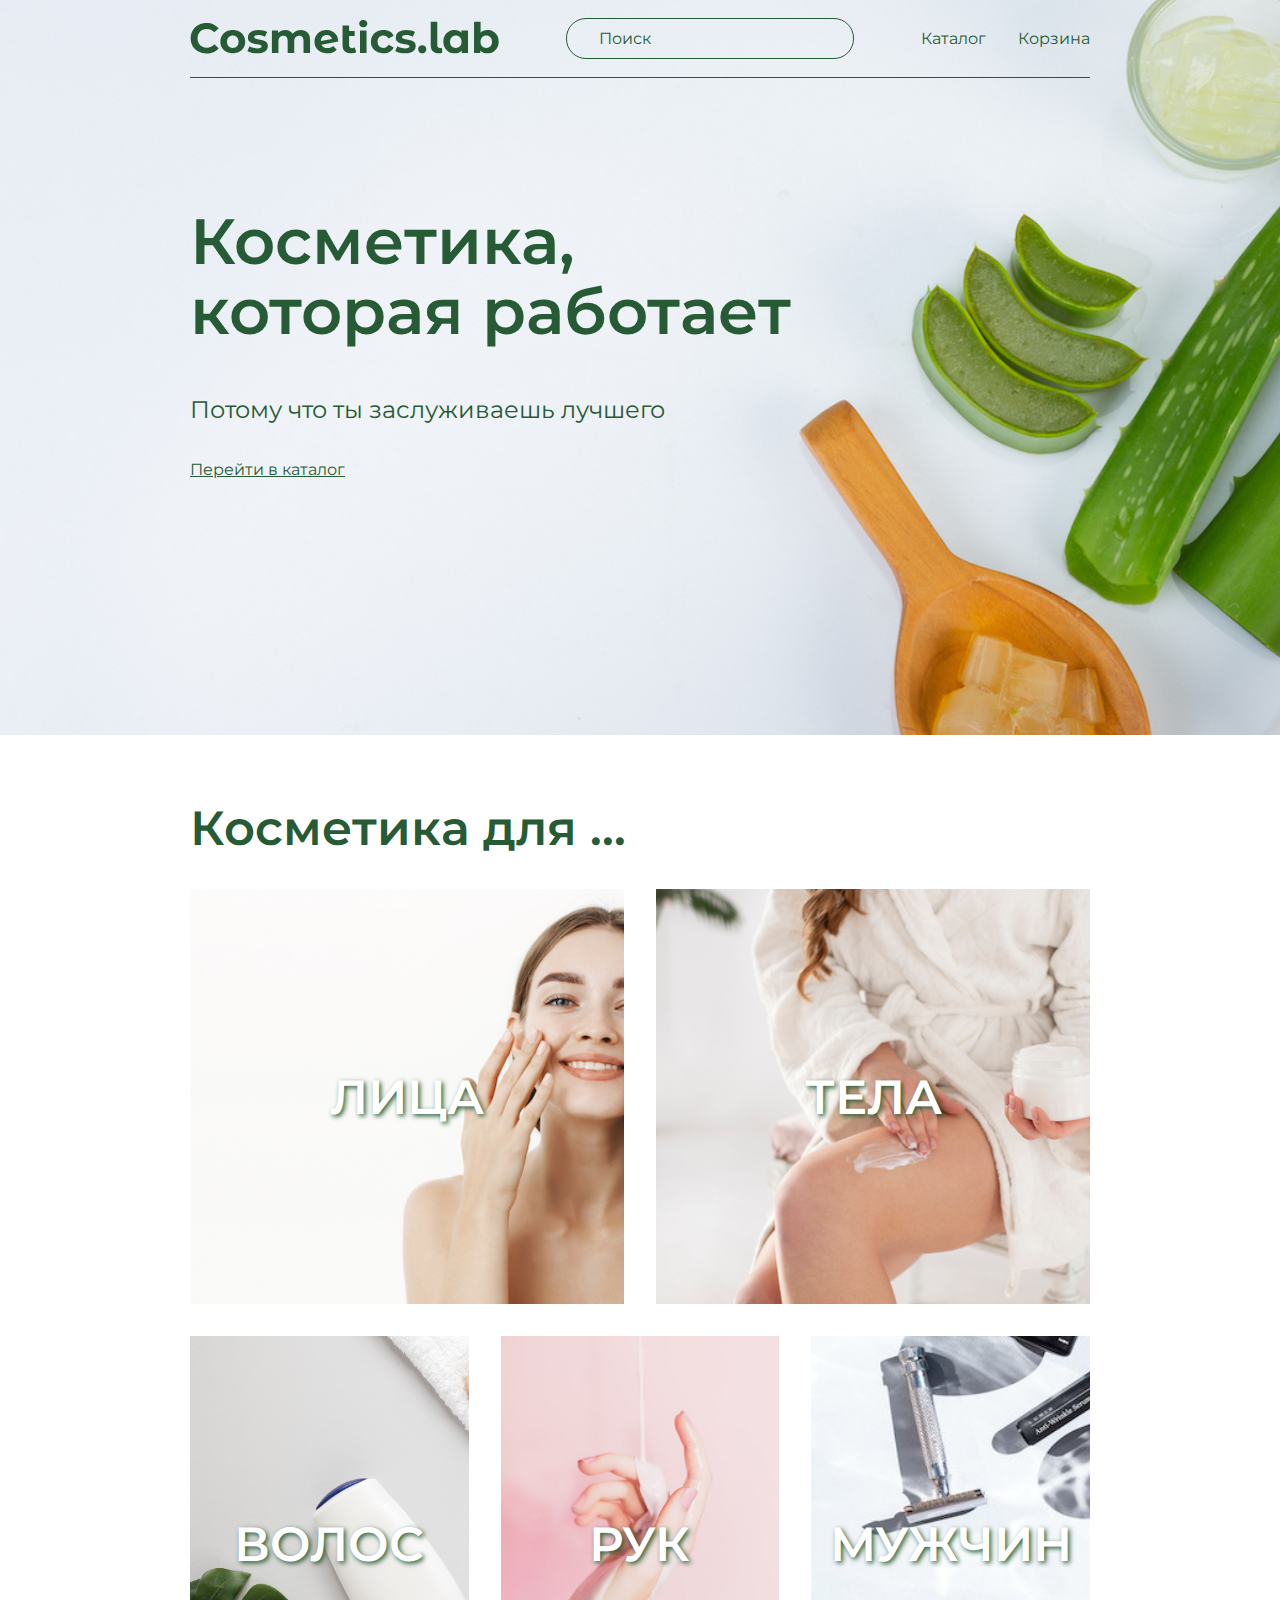
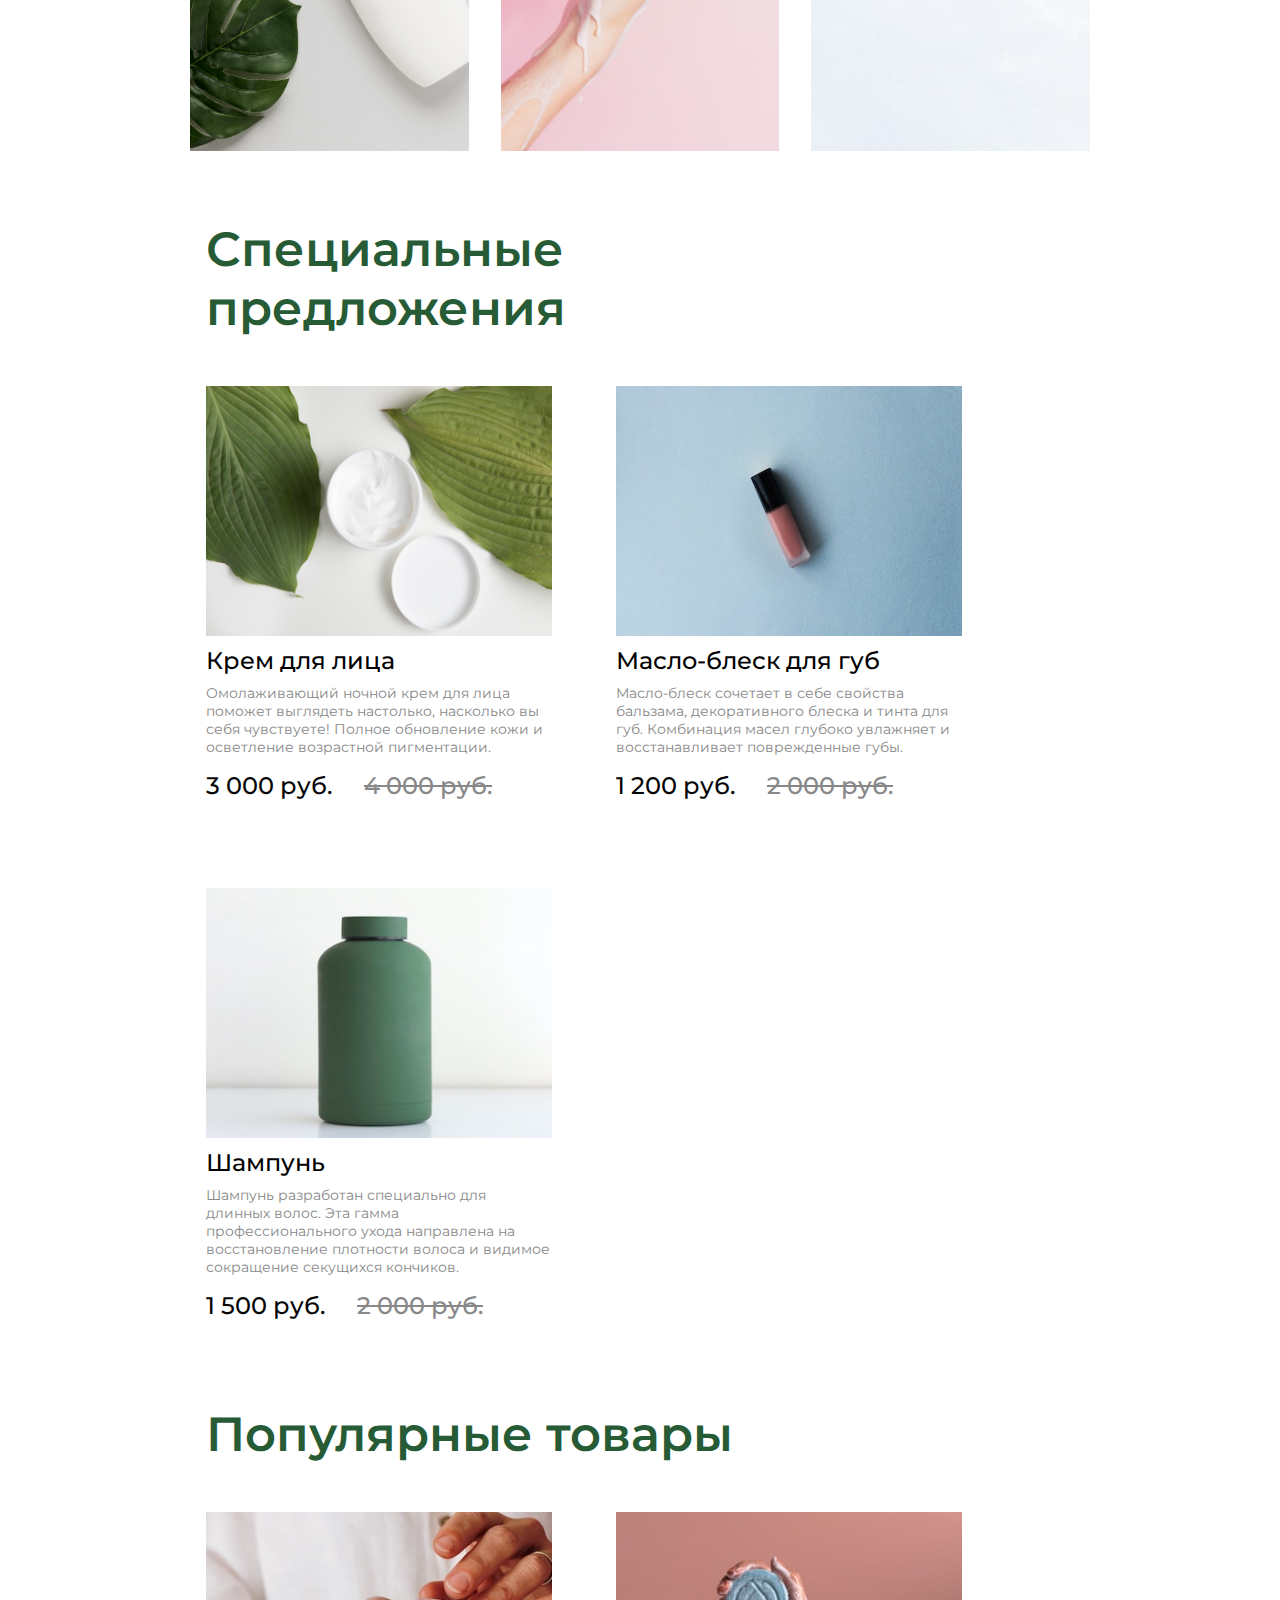
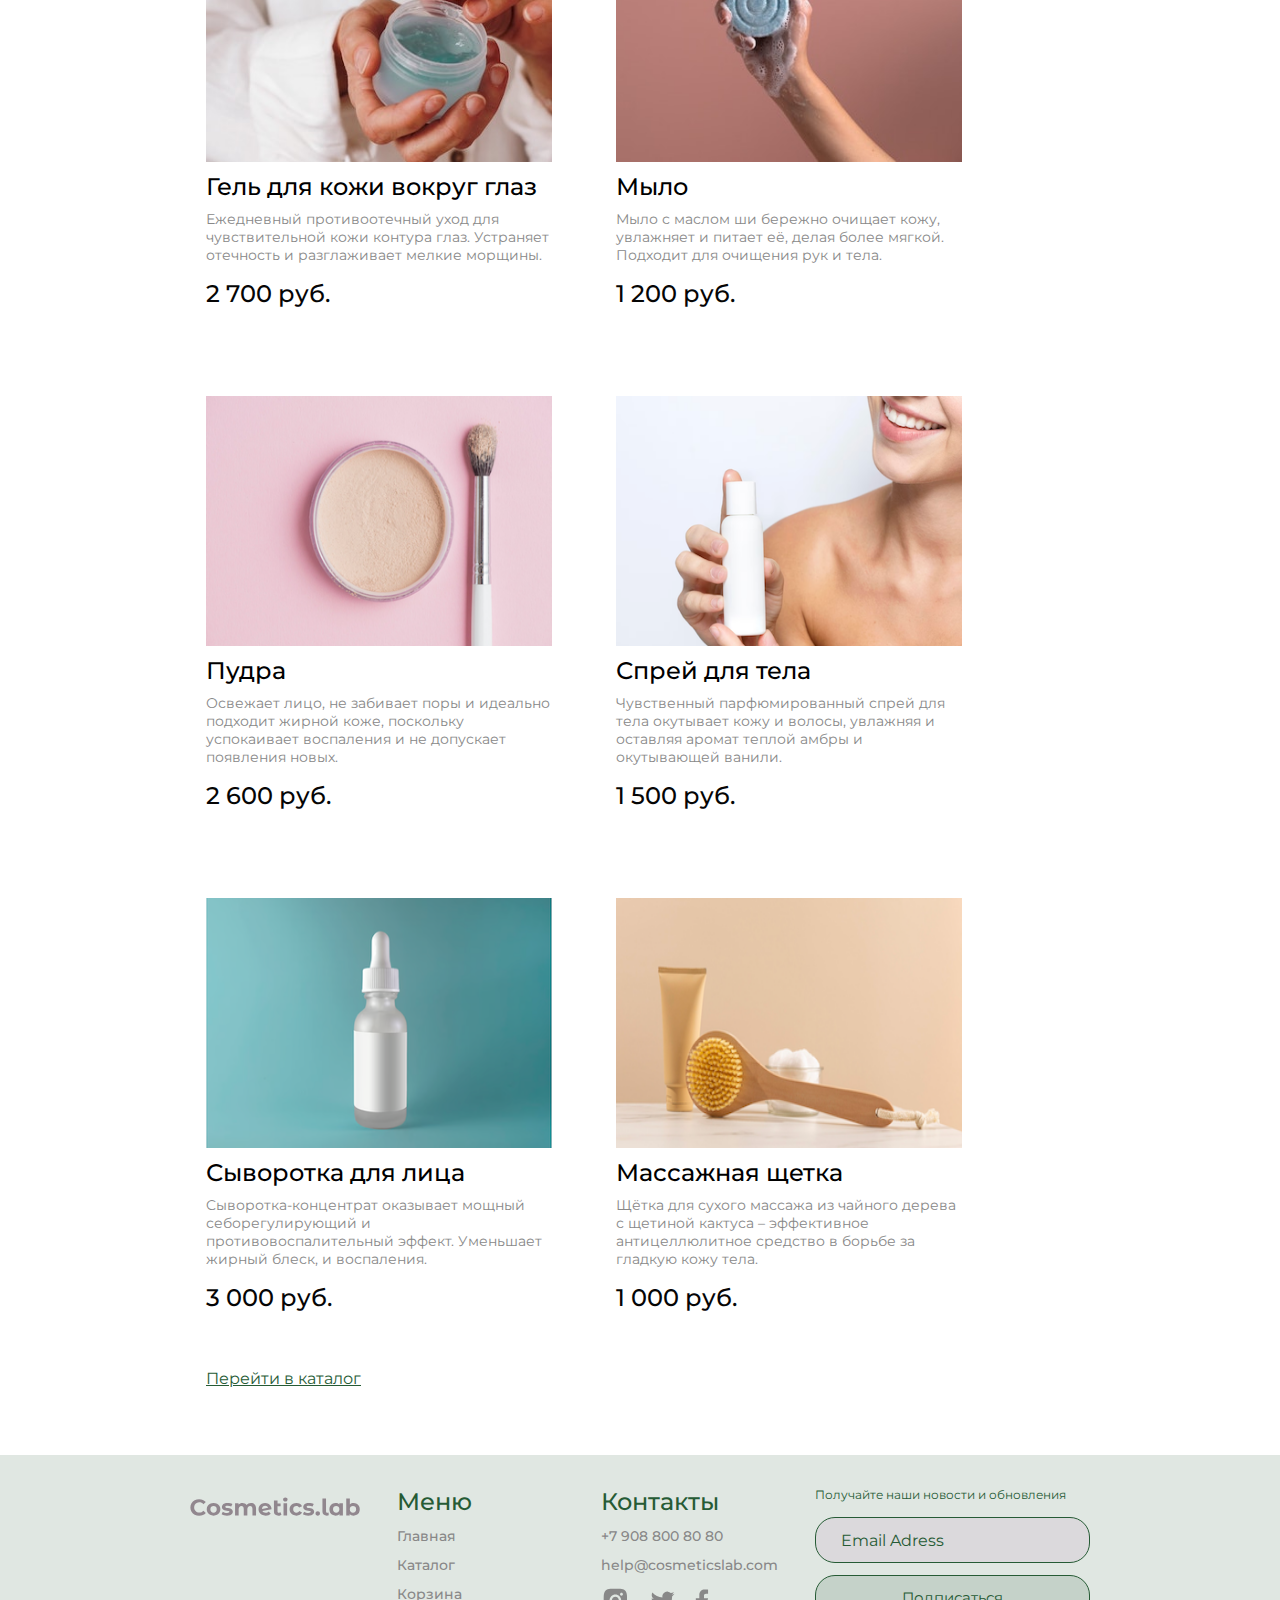
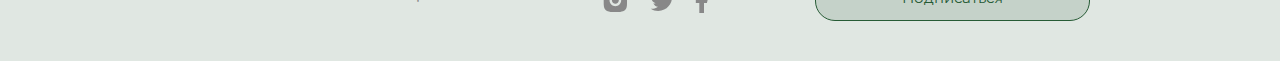
<file: index.html>
<!DOCTYPE html>
<html lang="ru">

<head>
    <meta charset="UTF-8">
    <meta http-equiv="X-UA-Compatible" content="IE=edge">
    <meta name="viewport" content="width=device-width, initial-scale=1.0">
    <title>Стартовая страница</title>
    <link rel="preconnect" href="https://fonts.googleapis.com">
    <link rel="preconnect" href="https://fonts.gstatic.com" crossorigin>
    <link href="https://fonts.googleapis.com/css2?family=Montserrat:wght@400;500;600&family=Roboto&display=swap"
        rel="stylesheet">
    <link rel="stylesheet" href="style.css">
</head>

<body>
    <div class="top center">
        <header class="header">
            <a href="index.html"><img class="header__logo" src="image/logo_cosmeticslab.svg" alt="логотип"></a>
            <input placeholder="Поиск" class="header__input" type="text">
            <nav class="nav">
                <a class="nav__link" href="catalog.html">Каталог</a>
                <a class="nav__link" href="cart.html">Корзина</a>
            </nav>
            <div class="nav-mob">
                <a href="#"><svg class="nav-mob__img" width="20" height="19" viewBox="0 0 20 19" fill="none"
                        xmlns="http://www.w3.org/2000/svg">
                        <g id="gg:search" clip-path="url(#clip0_1_253)">
                            <g id="Group">
                                <path id="Vector2"
                                    d="M5.7515 2.99153C4.59282 4.1485 3.91891 5.70376 3.86709 7.34035C3.81528 8.97695 4.38946 10.5717 5.47264 11.7997C6.55581 13.0276 8.06645 13.7963 9.69672 13.9492C11.2973 14.0992 12.8949 13.6446 14.1757 12.6767L17.5069 16.0087L17.5069 16.0087C17.5897 16.0915 17.6881 16.1572 17.7963 16.2021C17.9046 16.2469 18.0206 16.27 18.1377 16.27C18.2549 16.27 18.3709 16.2469 18.4791 16.2021C18.5873 16.1572 18.6857 16.0915 18.7685 16.0087C18.8514 15.9258 18.9171 15.8275 18.9619 15.7192C19.0068 15.611 19.0298 15.495 19.0298 15.3779C19.0298 15.2607 19.0068 15.1447 18.9619 15.0365C18.9171 14.9282 18.8514 14.8299 18.7685 14.747L18.7685 14.747L15.4368 11.4161C16.4021 10.1351 16.8547 8.53858 16.7038 6.93955C16.5501 5.31066 15.7816 3.80151 14.5547 2.71913C13.3277 1.63674 11.7345 1.06244 10.0992 1.11304C8.46381 1.16365 6.90917 1.83536 5.7515 2.99153ZM5.7515 2.99153L5.82216 3.06229L5.7515 2.99153ZM13.5895 4.25378C14.0271 4.68428 14.3751 5.19715 14.6135 5.76281C14.8518 6.32848 14.9758 6.93574 14.9783 7.54956C14.9808 8.16339 14.8618 8.77164 14.628 9.33923C14.3943 9.90681 14.0505 10.4225 13.6164 10.8565C13.1824 11.2906 12.6667 11.6344 12.0991 11.8682C11.5315 12.1019 10.9233 12.221 10.3094 12.2185C9.6956 12.216 9.08834 12.092 8.52268 11.8536C7.95702 11.6152 7.44415 11.2672 7.01365 10.8297C6.15334 9.95522 5.67341 8.77625 5.6784 7.54956C5.6834 6.32288 6.17291 5.14786 7.04032 4.28045C7.90772 3.41304 9.08274 2.92353 10.3094 2.91854C11.5361 2.91354 12.7151 3.39347 13.5895 4.25378Z"
                                    fill="white" stroke="white" stroke-width="0.2" />
                            </g>
                        </g>
                        <defs>
                            <clipPath id="clip0_1_253">
                                <rect width="19" height="19" fill="white" transform="translate(0.800659)" />
                            </clipPath>
                        </defs>
                    </svg></a>
                <a href="catalog.html"><svg class="nav-mob__img" width="20" height="21" viewBox="0 0 20 21" fill="none"
                        xmlns="http://www.w3.org/2000/svg">
                        <g id="Group201">
                            <rect id="Rectangle46" x="0.800659" y="0.899902" width="4.57143" height="4.57143"
                                fill="#265b35" />
                            <rect id="Rectangle41" x="0.800659" y="8.21411" width="4.57143" height="4.57143"
                                fill="#265b35" />
                            <rect id="Rectangle47" x="0.800659" y="15.5283" width="4.57143" height="4.57143"
                                fill="#265b35" />
                            <rect id="Rectangle48" x="8.11414" y="8.21411" width="4.57143" height="4.57143"
                                fill="#265b35" />
                            <rect id="Rectangle45" x="8.11414" y="15.5283" width="4.57143" height="4.57143"
                                fill="#265b35" />
                            <rect id="Rectangle49" x="8.11414" y="0.899902" width="4.57143" height="4.57143"
                                fill="#265b35" />
                            <rect id="Rectangle42" x="15.4286" y="8.21411" width="4.57143" height="4.57143"
                                fill="#265b35" />
                            <rect id="Rectangle44" x="15.4286" y="15.5283" width="4.57143" height="4.57143"
                                fill="#265b35" />
                            <rect id="Rectangle43" x="15.4286" y="0.899902" width="4.57143" height="4.57143"
                                fill="#265b35" />
                        </g>
                    </svg>
                </a>
                <a href="cart.html"><svg class="nav-mob__img" width="25" height="25" viewBox="0 0 25 25" fill="none"
                        xmlns="http://www.w3.org/2000/svg">
                        <g id="jam:shopping-cart">
                            <path id="Vector"
                                d="M14.5834 20.8334C15.1359 20.8334 15.6658 20.6139 16.0566 20.2232C16.4473 19.8325 16.6667 19.3026 16.6667 18.7501C16.6667 18.1975 16.4473 17.6676 16.0566 17.2769C15.6658 16.8862 15.1359 16.6667 14.5834 16.6667C14.0309 16.6667 13.501 16.8862 13.1103 17.2769C12.7196 17.6676 12.5001 18.1975 12.5001 18.7501C12.5001 19.3026 12.7196 19.8325 13.1103 20.2232C13.501 20.6139 14.0309 20.8334 14.5834 20.8334ZM7.29174 20.8334C7.84428 20.8334 8.37418 20.6139 8.76488 20.2232C9.15558 19.8325 9.37508 19.3026 9.37508 18.7501C9.37508 18.1975 9.15558 17.6676 8.76488 17.2769C8.37418 16.8862 7.84428 16.6667 7.29174 16.6667C6.73921 16.6667 6.20931 16.8862 5.81861 17.2769C5.4279 17.6676 5.20841 18.1975 5.20841 18.7501C5.20841 19.3026 5.4279 19.8325 5.81861 20.2232C6.20931 20.6139 6.73921 20.8334 7.29174 20.8334ZM20.873 6.16987C21.133 6.16149 21.3796 6.05229 21.5606 5.86538C21.7416 5.67846 21.8428 5.42849 21.8428 5.16831C21.8428 4.90814 21.7416 4.65816 21.5606 4.47125C21.3796 4.28433 21.133 4.17514 20.873 4.16675H19.674C18.7345 4.16675 17.922 4.81883 17.7178 5.7355L16.4126 11.6126C16.2084 12.5292 15.3959 13.1813 14.4563 13.1813H6.63133L5.12924 7.17091H14.8636C15.1212 7.15916 15.3644 7.04856 15.5425 6.86211C15.7206 6.67567 15.82 6.42773 15.82 6.16987C15.82 5.91201 15.7206 5.66408 15.5425 5.47763C15.3644 5.29119 15.1212 5.18059 14.8636 5.16883H5.12924C4.82473 5.16874 4.5242 5.23808 4.25051 5.37157C3.97682 5.50507 3.73716 5.69921 3.54976 5.93923C3.36236 6.17925 3.23215 6.45884 3.16903 6.75674C3.10591 7.05464 3.11154 7.36302 3.1855 7.65841L4.68758 13.6667C4.79586 14.1003 5.046 14.4852 5.39821 14.7602C5.75042 15.0352 6.18447 15.1845 6.63133 15.1845H14.4563C15.368 15.1846 16.2524 14.8738 16.9636 14.3033C17.6748 13.7329 18.1701 12.9369 18.3678 12.047L19.674 6.16987H20.873Z"
                                fill="white" />
                        </g>
                    </svg></a>
            </div>
        </header>
        <section class="top__content center">
            <h1 class="top__header">Косметика,<br>которая работает</h1>
            <p class="top__text">Потому что ты заслуживаешь лучшего</p>
            <a class="top__link" href="catalog.html">Перейти в каталог</a>
        </section>
    </div>
    <section class="category-box center">
        <h2 class="category-box__heading">Косметика для ...</h2>
        <div class="category">
            <a class="category__item category__item_1 category__item_big" href="#">ЛИЦА</a>
            <a class="category__item category__item_2 category__item_big" href="#">ТЕЛА</a>
            <a class="category__item category__item_3" href="#">ВОЛОС</a>
            <a class="category__item category__item_4" href="#">РУК</a>
            <a class="category__item category__item_5" href="#">МУЖЧИН</a>
        </div>
    </section>
    <section class="product-box center">
        <h2 class="product-box__heading">Специальные предложения</h2>
        <div class="product-box__content">
            <div class="product">
                <img class="product__foto" src="image/cream.jpg" alt="Крем для лица">
                <a class="product__name" href="product.html">Крем для лица</a>
                <p class="product__text">Омолаживающий ночной крем для лица поможет выглядеть настолько, насколько вы
                    себя чувствуете! Полное обновление кожи и осветление возрастной пигментации.</p>
                <div class="product__price-wrap">
                    <span class="product__price-new">3 000 руб.</span>
                    <span class="product__price-old">4 000 руб.</span>
                </div>
            </div>
            <div class="product">
                <img class="product__foto" src="image/lipstick.jpg" alt="Масло-блеск для губ">
                <a class="product__name" href="product.html">Масло-блеск для губ</a>
                <p class="product__text">Масло-блеск сочетает в себе свойства бальзама, декоративного блеска и тинта для
                    губ. Комбинация масел глубоко увлажняет и восстанавливает поврежденные губы.
                </p>
                <div class="product__price-wrap">
                    <span class="product__price-new">1 200 руб.</span>
                    <span class="product__price-old">2 000 руб.</span>
                </div>
            </div>
            <div class="product">
                <img class="product__foto" src="image/shampoo.jpg" alt="Шампунь">
                <a class="product__name" href="product.html">Шампунь</a>
                <p class="product__text">Шампунь разработан специально для длинных волос. Эта гамма профессионального
                    ухода направлена на восстановление плотности волоса
                    и видимое сокращение секущихся кончиков.
                </p>
                <div class="product__price-wrap">
                    <span class="product__price-new">1 500 руб.</span>
                    <span class="product__price-old">2 000 руб.</span>
                </div>
            </div>
        </div>
    </section>
    <section class="product-box center">
        <h2 class="product-box__heading">Популярные товары</h2>
        <div class="product-box__content">
            <div class="product">
                <img class="product__foto" src="image/eye_gel.jpg" alt="Гель для кожи вокруг глаз">
                <a class="product__name" href="product.html">Гель для кожи вокруг глаз</a>
                <p class="product__text">Ежедневный противоотечный уход для чувствительной кожи контура глаз. Устраняет
                    отечность и разглаживает мелкие морщины.
                </p>
                <span class="product__price-new">2 700 руб.</span>
            </div>
            <div class="product">
                <img class="product__foto" src="image/soap.jpg" alt="Мыло">
                <a class="product__name" href="product.html">Мыло</a>
                <p class="product__text">Мыло с маслом ши бережно очищает кожу, увлажняет и питает её, делая более
                    мягкой. Подходит для очищения рук и тела.</p>
                <span class="product__price-new">1 200 руб.</span>
            </div>
            <div class="product">
                <img class="product__foto" src="image/powder.jpg" alt="Пудра">
                <a class="product__name" href="product.html">Пудра</a>
                <p class="product__text">Освежает лицо, не забивает поры и идеально подходит жирной
                    коже, поскольку успокаивает воспаления и не допускает появления новых.
                </p>
                <span class="product__price-new">2 600 руб.</span>
            </div>
            <div class="product">
                <img class="product__foto" src="image/spray.jpg" alt="Спрей для тела">
                <a class="product__name" href="product.html">Спрей для тела</a>
                <p class="product__text">Чувственный парфюмированный спрей для тела окутывает кожу и волосы, увлажняя и
                    оставляя аромат теплой амбры и окутывающей ванили.
                </p>
                <span class="product__price-new">1 500 руб.</span>
            </div>
            <div class="product">
                <img class="product__foto" src="image/face_serum.jpg" alt="Сыворотка для лица">
                <a class="product__name" href="product.html">Сыворотка для лица</a>
                <p class="product__text">Cыворотка-концентрат оказывает мощный себорегулирующий и противовоспалительный
                    эффект. Уменьшает жирный блеск, и воспаления.
                </p>
                <span class="product__price-new">3 000 руб.</span>
            </div>
            <div class="product">
                <img class="product__foto" src="image/massage_brush.jpg" alt="Массажная щетка">
                <a class="product__name" href="product.html">Массажная щетка</a>
                <p class="product__text">Щётка для сухого массажа из чайного дерева с щетиной кактуса – эффективное
                    антицеллюлитное средство в борьбе за гладкую кожу тела.
                </p>
                <span class="product__price-new">1 000 руб.</span>
            </div>
        </div>
    </section>
    <div class="navigation center">
        <a class="navigation__link" href="catalog.html">Перейти в каталог</a>
    </div>
    <footer class="footer center">
        <a href="index.html"><img class="footer__logo" src="image/logo_cosmeticslab.svg" alt="логотип"></a>
        <div class="footer__content">
            <div class="footer__info">
                <nav class="footer__item">
                    <h3 class="footer__heading">Меню</h3>
                    <a class="footer__link footer__border" href="index.html">Главная</a>
                    <a class="footer__link footer__border" href="catalog.html">Каталог</a>
                    <a class="footer__link footer__border" href="cart.html">Корзина</a>
                </nav>
                <div class="footer__item">
                    <h3 class="footer__heading">Контакты</h3>
                    <a class="footer__link" href='tel:+79088008080'>+7 908 800 80 80</a>
                    <a class="footer__link" href='mailto:help@interier.com'>help@cosmeticslab.com</a>
                    <div class="footer__icons">
                        <a href="#"><svg class="footer__icon" width="29" height="29" viewBox="0 0 29 29" fill="none"
                                xmlns="http://www.w3.org/2000/svg">
                                <path
                                    d="M14.3594 2.63733C17.5292 2.63733 17.9247 2.649 19.1684 2.70733C20.4109 2.76566 21.2567 2.9605 22.001 3.24983C22.771 3.54616 23.4197 3.9475 24.0684 4.595C24.6616 5.17821 25.1207 5.88368 25.4135 6.66233C25.7017 7.4055 25.8977 8.2525 25.956 9.495C26.0109 10.7387 26.026 11.1342 26.026 14.304C26.026 17.4738 26.0144 17.8693 25.956 19.113C25.8977 20.3555 25.7017 21.2013 25.4135 21.9457C25.1215 22.7247 24.6624 23.4304 24.0684 24.013C23.485 24.606 22.7796 25.065 22.001 25.3582C21.2579 25.6463 20.4109 25.8423 19.1684 25.9007C17.9247 25.9555 17.5292 25.9707 14.3594 25.9707C11.1895 25.9707 10.794 25.959 9.55038 25.9007C8.30788 25.8423 7.46204 25.6463 6.71771 25.3582C5.93876 25.0659 5.23316 24.6068 4.65038 24.013C4.05702 23.4299 3.59796 22.7244 3.30521 21.9457C3.01588 21.2025 2.82104 20.3555 2.76271 19.113C2.70788 17.8693 2.69271 17.4738 2.69271 14.304C2.69271 11.1342 2.70438 10.7387 2.76271 9.495C2.82104 8.25133 3.01588 7.40666 3.30521 6.66233C3.59715 5.88321 4.05632 5.17754 4.65038 4.595C5.23333 4.00143 5.93888 3.54235 6.71771 3.24983C7.46204 2.9605 8.30671 2.76566 9.55038 2.70733C10.794 2.6525 11.1895 2.63733 14.3594 2.63733ZM14.3594 8.47066C12.8123 8.47066 11.3286 9.08524 10.2346 10.1792C9.14063 11.2732 8.52604 12.7569 8.52604 14.304C8.52604 15.8511 9.14063 17.3348 10.2346 18.4288C11.3286 19.5227 12.8123 20.1373 14.3594 20.1373C15.9065 20.1373 17.3902 19.5227 18.4842 18.4288C19.5781 17.3348 20.1927 15.8511 20.1927 14.304C20.1927 12.7569 19.5781 11.2732 18.4842 10.1792C17.3902 9.08524 15.9065 8.47066 14.3594 8.47066ZM21.9427 8.179C21.9427 7.79222 21.7891 7.42129 21.5156 7.1478C21.2421 6.87431 20.8712 6.72066 20.4844 6.72066C20.0976 6.72066 19.7267 6.87431 19.4532 7.1478C19.1797 7.42129 19.026 7.79222 19.026 8.179C19.026 8.56577 19.1797 8.9367 19.4532 9.21019C19.7267 9.48368 20.0976 9.63733 20.4844 9.63733C20.8712 9.63733 21.2421 9.48368 21.5156 9.21019C21.7891 8.9367 21.9427 8.56577 21.9427 8.179ZM14.3594 10.804C15.2876 10.804 16.1779 11.1727 16.8343 11.8291C17.4906 12.4855 17.8594 13.3757 17.8594 14.304C17.8594 15.2323 17.4906 16.1225 16.8343 16.7789C16.1779 17.4352 15.2876 17.804 14.3594 17.804C13.4311 17.804 12.5409 17.4352 11.8845 16.7789C11.2281 16.1225 10.8594 15.2323 10.8594 14.304C10.8594 13.3757 11.2281 12.4855 11.8845 11.8291C12.5409 11.1727 13.4311 10.804 14.3594 10.804Z"
                                    fill="#888888" />
                            </svg></a>
                        <a href="#"><svg class="footer__icon" width="25" height="20" viewBox="0 0 25 20" fill="none"
                                xmlns="http://www.w3.org/2000/svg">
                                <path
                                    d="M24.5117 2.86128C23.6211 3.25525 22.6765 3.514 21.7094 3.62894C22.7288 3.01928 23.4917 2.05979 23.8561 0.929276C22.8994 1.49861 21.8506 1.89761 20.7574 2.11344C20.0231 1.32779 19.0498 0.806733 17.9888 0.631292C16.9279 0.45585 15.8387 0.635849 14.8905 1.1433C13.9424 1.65076 13.1885 2.45724 12.746 3.43737C12.3035 4.4175 12.1973 5.51635 12.4437 6.56311C10.5037 6.46587 8.60579 5.96172 6.87324 5.08338C5.14068 4.20505 3.61222 2.97217 2.38707 1.46478C1.95341 2.20964 1.72551 3.05637 1.72673 3.91828C1.72673 5.60994 2.58773 7.10444 3.89673 7.97944C3.12208 7.95506 2.36447 7.74585 1.68707 7.36928V7.42994C1.6873 8.55659 2.07716 9.6485 2.79056 10.5205C3.50395 11.3925 4.49696 11.991 5.60123 12.2144C4.88212 12.4093 4.12809 12.438 3.39623 12.2984C3.70758 13.2682 4.31441 14.1163 5.13176 14.7241C5.94911 15.3318 6.93605 15.6687 7.9544 15.6876C6.94229 16.4825 5.78344 17.0701 4.54409 17.4168C3.30475 17.7635 2.00922 17.8626 0.731567 17.7083C2.96188 19.1426 5.55818 19.9041 8.2099 19.9016C17.1851 19.9016 22.0932 12.4664 22.0932 6.01828C22.0932 5.80828 22.0874 5.59594 22.0781 5.38828C23.0334 4.69781 23.8579 3.84247 24.5129 2.86244L24.5117 2.86128Z"
                                    fill="#888888" />
                            </svg></a>
                        <a href="#"><svg class="footer__icon" width="14" height="24" viewBox="0 0 14 24" fill="none"
                                xmlns="http://www.w3.org/2000/svg">
                                <path
                                    d="M8.9893 13.9838H11.906L13.0726 9.31714H8.9893V6.98381C8.9893 5.78214 8.9893 4.65047 11.3226 4.65047H13.0726V0.730472C12.6923 0.680305 11.2561 0.567139 9.73947 0.567139C6.57197 0.567139 4.32263 2.50031 4.32263 6.05047V9.31714H0.822632V13.9838H4.32263V23.9005H8.9893V13.9838Z"
                                    fill="#888888" />
                            </svg>
                        </a>
                    </div>
                </div>
            </div>
        </div>
        <form class="footer__form" action="#">
            <p class="footer__text">Получайте наши новости и обновления</p>
            <input class="footer__email" type="email" placeholder="Email Adress">
            <button class="footer__button" type="submit">Подписаться</button>
        </form>
    </footer>
</body>

</html>
</file>
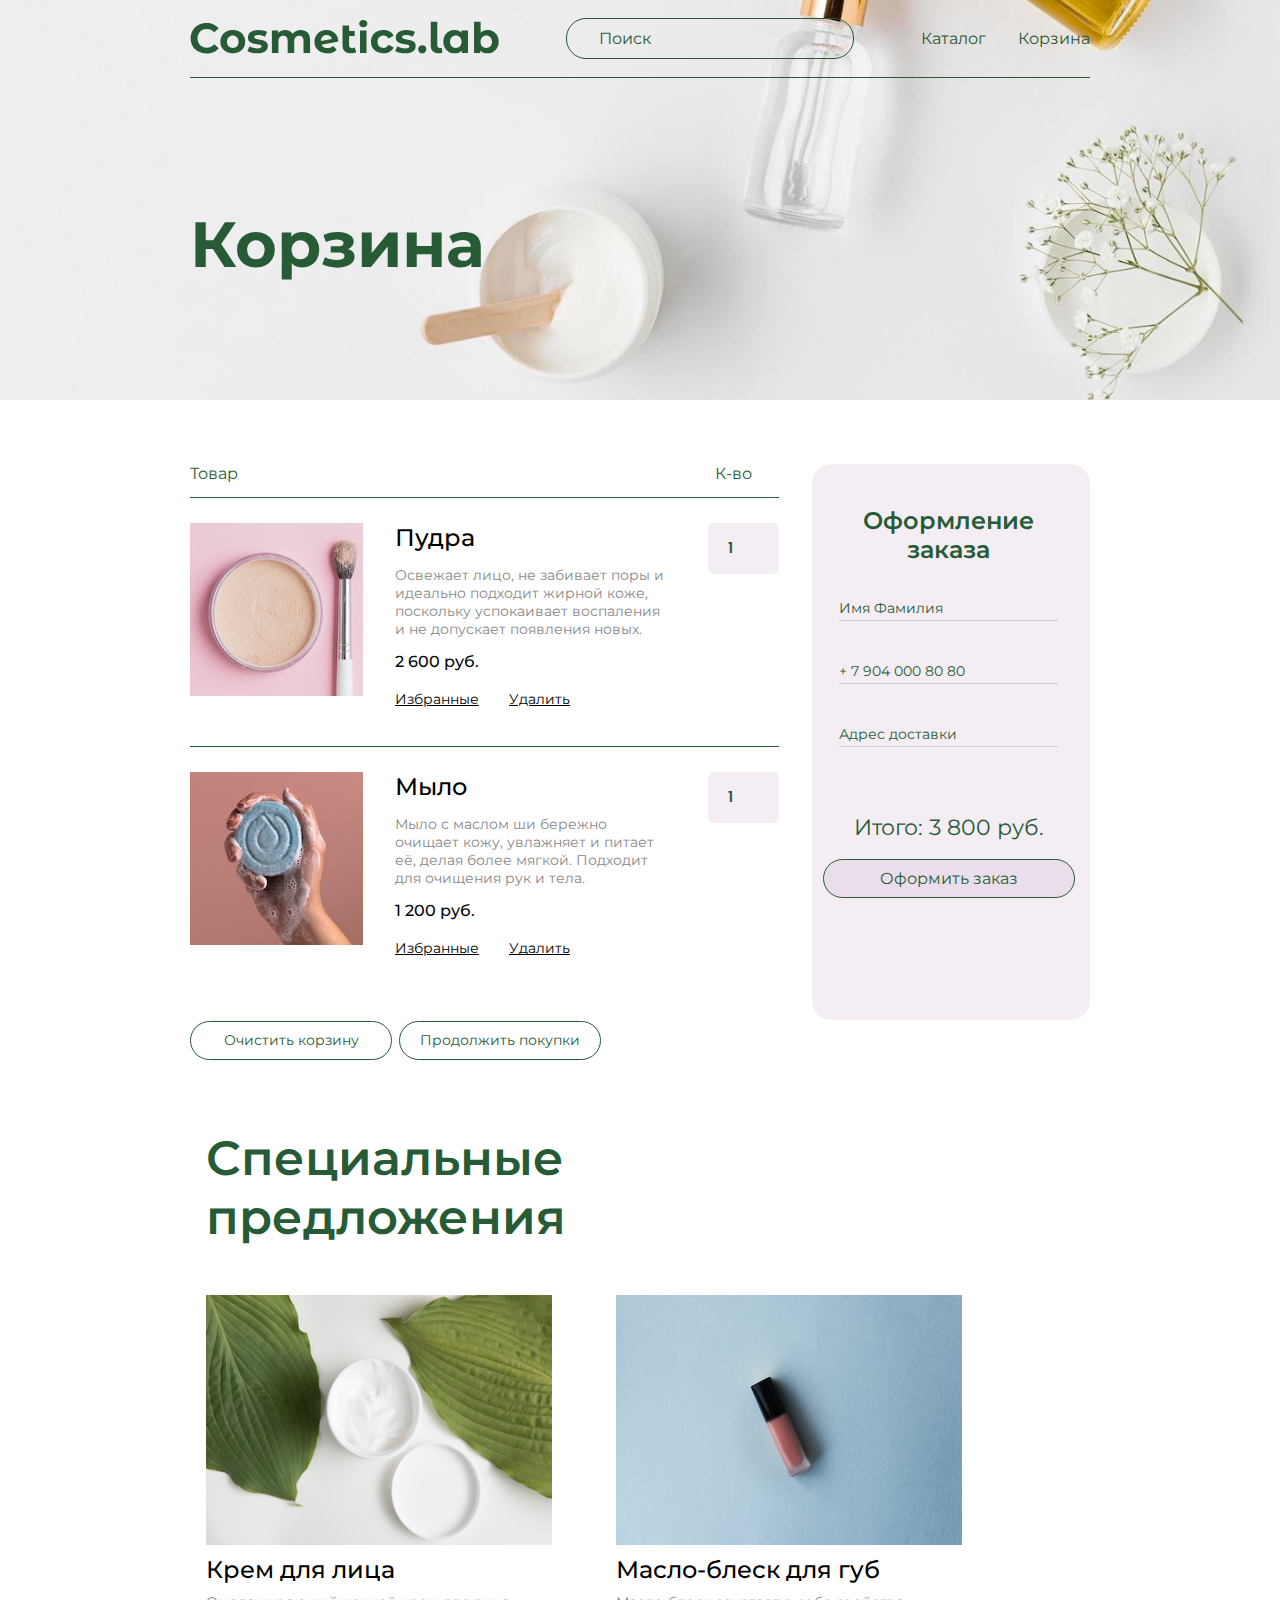
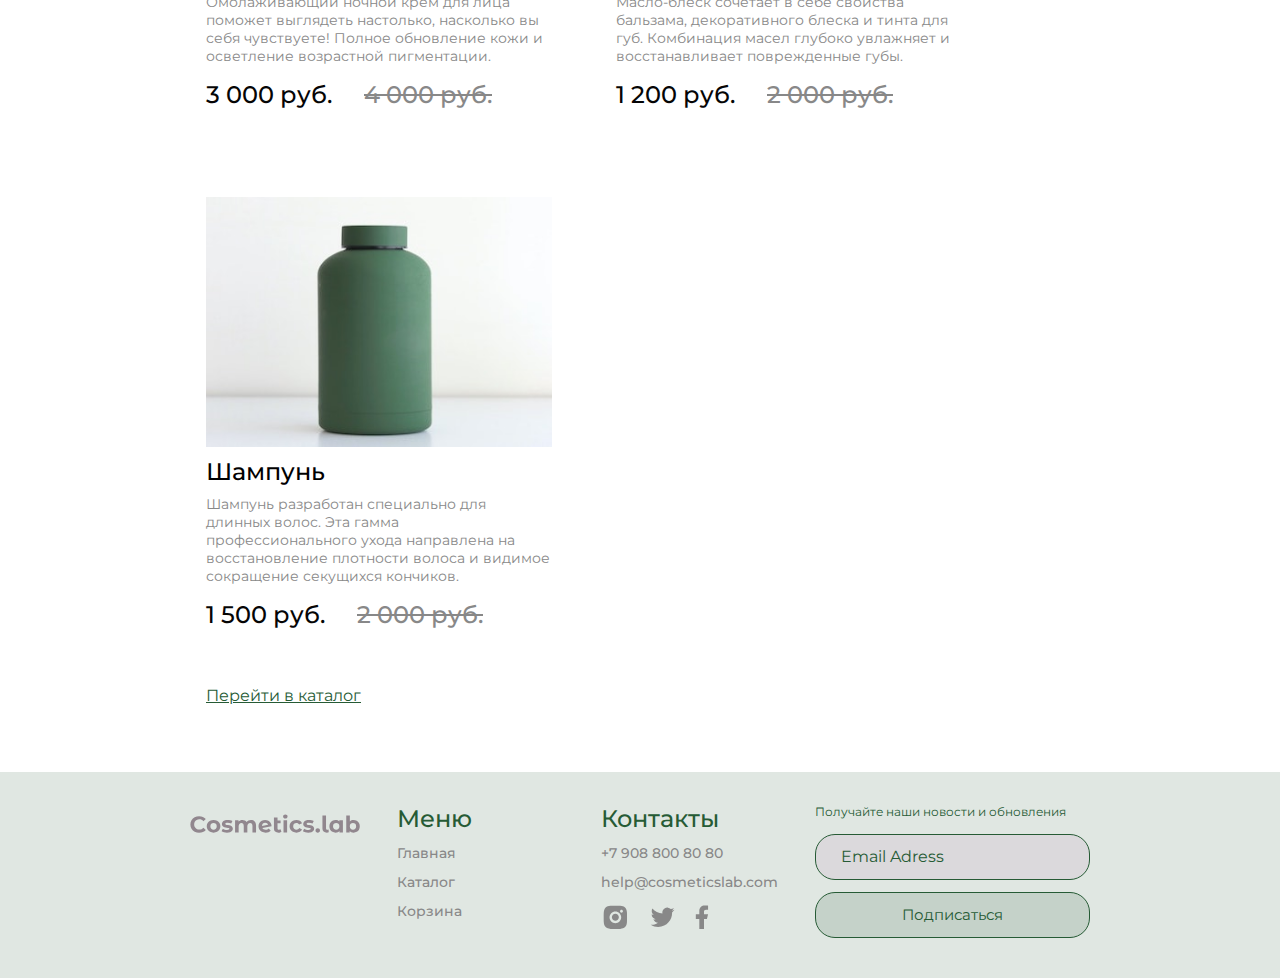
<file: cart.html>
<!DOCTYPE html>
<html lang="ru">

<head>
    <meta charset="UTF-8">
    <meta http-equiv="X-UA-Compatible" content="IE=edge">
    <meta name="viewport" content="width=device-width, initial-scale=1.0">
    <title>Корзина</title>
    <link rel="preconnect" href="https://fonts.googleapis.com">
    <link rel="preconnect" href="https://fonts.gstatic.com" crossorigin>
    <link
        href="https://fonts.googleapis.com/css2?family=Montserrat:wght@400;500;600&family=Poppins:wght@600&family=Roboto&display=swap"
        rel="stylesheet">
    <link rel="stylesheet" href="style.css">
</head>

<body>
    <div class="top-cart center">
        <header class="header">
            <a href="index.html"><img class="header__logo" src="image/logo_cosmeticslab.svg" alt="logo"></a>
            <input placeholder="Поиск" class="header__input" type="text">
            <nav class="nav">
                <a class="nav__link" href="catalog.html">Каталог</a>
                <a class="nav__link" href="cart.html">Корзина</a>
            </nav>
            <div class="nav-mob">
                <a href="#"><svg class="nav-mob__img" width="20" height="19" viewBox="0 0 20 19" fill="none"
                        xmlns="http://www.w3.org/2000/svg">
                        <g id="gg:search" clip-path="url(#clip0_1_253)">
                            <g id="Group">
                                <path id="Vector"
                                    d="M5.7515 2.99153C4.59282 4.1485 3.91891 5.70376 3.86709 7.34035C3.81528 8.97695 4.38946 10.5717 5.47264 11.7997C6.55581 13.0276 8.06645 13.7963 9.69672 13.9492C11.2973 14.0992 12.8949 13.6446 14.1757 12.6767L17.5069 16.0087L17.5069 16.0087C17.5897 16.0915 17.6881 16.1572 17.7963 16.2021C17.9046 16.2469 18.0206 16.27 18.1377 16.27C18.2549 16.27 18.3709 16.2469 18.4791 16.2021C18.5873 16.1572 18.6857 16.0915 18.7685 16.0087C18.8514 15.9258 18.9171 15.8275 18.9619 15.7192C19.0068 15.611 19.0298 15.495 19.0298 15.3779C19.0298 15.2607 19.0068 15.1447 18.9619 15.0365C18.9171 14.9282 18.8514 14.8299 18.7685 14.747L18.7685 14.747L15.4368 11.4161C16.4021 10.1351 16.8547 8.53858 16.7038 6.93955C16.5501 5.31066 15.7816 3.80151 14.5547 2.71913C13.3277 1.63674 11.7345 1.06244 10.0992 1.11304C8.46381 1.16365 6.90917 1.83536 5.7515 2.99153ZM5.7515 2.99153L5.82216 3.06229L5.7515 2.99153ZM13.5895 4.25378C14.0271 4.68428 14.3751 5.19715 14.6135 5.76281C14.8518 6.32848 14.9758 6.93574 14.9783 7.54956C14.9808 8.16339 14.8618 8.77164 14.628 9.33923C14.3943 9.90681 14.0505 10.4225 13.6164 10.8565C13.1824 11.2906 12.6667 11.6344 12.0991 11.8682C11.5315 12.1019 10.9233 12.221 10.3094 12.2185C9.6956 12.216 9.08834 12.092 8.52268 11.8536C7.95702 11.6152 7.44415 11.2672 7.01365 10.8297C6.15334 9.95522 5.67341 8.77625 5.6784 7.54956C5.6834 6.32288 6.17291 5.14786 7.04032 4.28045C7.90772 3.41304 9.08274 2.92353 10.3094 2.91854C11.5361 2.91354 12.7151 3.39347 13.5895 4.25378Z"
                                    fill="white" stroke="white" stroke-width="0.2" />
                            </g>
                        </g>
                        <defs>
                            <clipPath id="clip0_1_253">
                                <rect width="19" height="19" fill="white" transform="translate(0.800659)" />
                            </clipPath>
                        </defs>
                    </svg></a>
                <a href="catalog.html"><svg class="nav-mob__img" width="20" height="21" viewBox="0 0 20 21" fill="none"
                        xmlns="http://www.w3.org/2000/svg">
                        <g id="Group201">
                            <rect id="Rectangle46" x="0.800659" y="0.899902" width="4.57143" height="4.57143"
                                fill="#265b35" />
                            <rect id="Rectangle41" x="0.800659" y="8.21411" width="4.57143" height="4.57143"
                                fill="#265b35" />
                            <rect id="Rectangle47" x="0.800659" y="15.5283" width="4.57143" height="4.57143"
                                fill="#265b35" />
                            <rect id="Rectangle48" x="8.11414" y="8.21411" width="4.57143" height="4.57143"
                                fill="#265b35" />
                            <rect id="Rectangle45" x="8.11414" y="15.5283" width="4.57143" height="4.57143"
                                fill="#265b35" />
                            <rect id="Rectangle49" x="8.11414" y="0.899902" width="4.57143" height="4.57143"
                                fill="#265b35" />
                            <rect id="Rectangle42" x="15.4286" y="8.21411" width="4.57143" height="4.57143"
                                fill="#265b35" />
                            <rect id="Rectangle44" x="15.4286" y="15.5283" width="4.57143" height="4.57143"
                                fill="#265b35" />
                            <rect id="Rectangle43" x="15.4286" y="0.899902" width="4.57143" height="4.57143"
                                fill="#265b35" />
                        </g>
                    </svg>
                </a>
                <a href="cart.html"><svg class="nav-mob__img" width="25" height="25" viewBox="0 0 25 25" fill="none"
                        xmlns="http://www.w3.org/2000/svg">
                        <g id="jam:shopping-cart">
                            <path id="Vector2"
                                d="M14.5834 20.8334C15.1359 20.8334 15.6658 20.6139 16.0566 20.2232C16.4473 19.8325 16.6667 19.3026 16.6667 18.7501C16.6667 18.1975 16.4473 17.6676 16.0566 17.2769C15.6658 16.8862 15.1359 16.6667 14.5834 16.6667C14.0309 16.6667 13.501 16.8862 13.1103 17.2769C12.7196 17.6676 12.5001 18.1975 12.5001 18.7501C12.5001 19.3026 12.7196 19.8325 13.1103 20.2232C13.501 20.6139 14.0309 20.8334 14.5834 20.8334ZM7.29174 20.8334C7.84428 20.8334 8.37418 20.6139 8.76488 20.2232C9.15558 19.8325 9.37508 19.3026 9.37508 18.7501C9.37508 18.1975 9.15558 17.6676 8.76488 17.2769C8.37418 16.8862 7.84428 16.6667 7.29174 16.6667C6.73921 16.6667 6.20931 16.8862 5.81861 17.2769C5.4279 17.6676 5.20841 18.1975 5.20841 18.7501C5.20841 19.3026 5.4279 19.8325 5.81861 20.2232C6.20931 20.6139 6.73921 20.8334 7.29174 20.8334ZM20.873 6.16987C21.133 6.16149 21.3796 6.05229 21.5606 5.86538C21.7416 5.67846 21.8428 5.42849 21.8428 5.16831C21.8428 4.90814 21.7416 4.65816 21.5606 4.47125C21.3796 4.28433 21.133 4.17514 20.873 4.16675H19.674C18.7345 4.16675 17.922 4.81883 17.7178 5.7355L16.4126 11.6126C16.2084 12.5292 15.3959 13.1813 14.4563 13.1813H6.63133L5.12924 7.17091H14.8636C15.1212 7.15916 15.3644 7.04856 15.5425 6.86211C15.7206 6.67567 15.82 6.42773 15.82 6.16987C15.82 5.91201 15.7206 5.66408 15.5425 5.47763C15.3644 5.29119 15.1212 5.18059 14.8636 5.16883H5.12924C4.82473 5.16874 4.5242 5.23808 4.25051 5.37157C3.97682 5.50507 3.73716 5.69921 3.54976 5.93923C3.36236 6.17925 3.23215 6.45884 3.16903 6.75674C3.10591 7.05464 3.11154 7.36302 3.1855 7.65841L4.68758 13.6667C4.79586 14.1003 5.046 14.4852 5.39821 14.7602C5.75042 15.0352 6.18447 15.1845 6.63133 15.1845H14.4563C15.368 15.1846 16.2524 14.8738 16.9636 14.3033C17.6748 13.7329 18.1701 12.9369 18.3678 12.047L19.674 6.16987H20.873Z"
                                fill="white" />
                        </g>
                    </svg></a>
            </div>
        </header>
        <section class="top-content">
            <h1 class="top-content__header">Корзина</h1>
        </section>
    </div>
    <section class="cart center">
        <div class="cart__content center">
            <div class="cart__name-box">
                <p class="cart__name">Товар</p>
                <p class="cart__name">К-во</p>
            </div>
            <div class="cart__item">
                <div class="cart__product">
                    <img class="cart__img" src="image/cart_powder.jpg" alt="Пудра">
                    <div class="cart__info">
                        <a class="cart__product-name" href="#">Пудра</a>
                        <p class="cart__about-product">Освежает лицо, не забивает поры и идеально подходит жирной
                            коже, поскольку успокаивает воспаления и не допускает появления новых.</p>
                        <p class="cart__price">2 600 руб.</p>
                        <div class="cart__link-box">
                            <a class="cart__link" href="#">Избранные</a>
                            <a class="cart__link" href="#">Удалить</a>
                        </div>
                    </div>
                </div>
                <input class="cart__quantity" type="number" value="1" min="1">
            </div>
            <div class="cart__item">
                <div class="cart__product">
                    <img class="cart__img" src="image/cart_soap.jpg" alt="Мыло">
                    <div class="cart__info">
                        <a class="cart__product-name" href="#">Мыло</a>
                        <p class="cart__about-product">Мыло с маслом ши бережно очищает кожу, увлажняет и питает её,
                            делая более
                            мягкой. Подходит для очищения рук и тела.</p>
                        <p class="cart__price">1 200 руб.</p>
                        <div class="cart__link-box">
                            <a class="cart__link" href="#">Избранные</a>
                            <a class="cart__link" href="#">Удалить</a>
                        </div>
                    </div>
                </div>
                <input class="cart__quantity" type="number" value="1" min="1">
            </div>
            <div class="cart__buttons-box">
                <a class="cart__buttons" href="#">Очистить корзину</a>
                <a class="cart__buttons" href="#">Продолжить покупки</a>
            </div>
        </div>
        <div class="cart__form form">
            <h3 class="form__heading">Оформление заказа</h3>
            <form class="form__box" action="#">
                <input class="form__item" type="text" placeholder="Имя Фамилия">
                <input class="form__item" type="text" placeholder="+ 7 904 000 80 80">
                <input class="form__item" type="text" placeholder="Адрес доставки">
                <div class="form__order">
                    <h3 class="form__result">Итого: 3 800 руб.</h3>
                    <a class="cart__buttons cart__buttons_form" href="#">Оформить заказ</a>
                </div>
            </form>
        </div>
    </section>
    <section class="product-box center">
        <h2 class="product-box__heading">Специальные предложения</h2>
        <div class="product-box__content">
            <div class="product">
                <img class="product__foto" src="image/cream.jpg" alt="Крем для лица">
                <a class="product__name" href="product.html">Крем для лица</a>
                <p class="product__text">Омолаживающий ночной крем для лица поможет выглядеть настолько, насколько вы
                    себя чувствуете! Полное обновление кожи и осветление возрастной пигментации.</p>
                <div class="product__price-wrap">
                    <span class="product__price-new">3 000 руб.</span>
                    <span class="product__price-old">4 000 руб.</span>
                </div>
            </div>
            <div class="product">
                <img class="product__foto" src="image/lipstick.jpg" alt="Масло-блеск для губ">
                <a class="product__name" href="product.html">Масло-блеск для губ</a>
                <p class="product__text">Масло-блеск сочетает в себе свойства бальзама, декоративного блеска и тинта для
                    губ. Комбинация масел глубоко увлажняет и восстанавливает поврежденные губы.
                </p>
                <div class="product__price-wrap">
                    <span class="product__price-new">1 200 руб.</span>
                    <span class="product__price-old">2 000 руб.</span>
                </div>
            </div>
            <div class="product">
                <img class="product__foto" src="image/shampoo.jpg" alt="Шампунь">
                <a class="product__name" href="product.html">Шампунь</a>
                <p class="product__text">Шампунь разработан специально для длинных волос. Эта гамма профессионального
                    ухода направлена на восстановление плотности волоса
                    и видимое сокращение секущихся кончиков.
                </p>
                <div class="product__price-wrap">
                    <span class="product__price-new">1 500 руб.</span>
                    <span class="product__price-old">2 000 руб.</span>
                </div>
            </div>
        </div>
    </section>
    <div class="navigation center">
        <a class="navigation__link" href="catalog.html">Перейти в каталог</a>
    </div>
    <footer class="footer center">
        <a href="index.html"><img class="footer__logo" src="image/logo_cosmeticslab.svg" alt="logo"></a>
        <div class="footer__content">
            <div class="footer__info">
                <nav class="footer__item">
                    <h3 class="footer__heading">Меню</h3>
                    <a class="footer__link footer__border" href="index.html">Главная</a>
                    <a class="footer__link footer__border" href="catalog.html">Каталог</a>
                    <a class="footer__link footer__border" href="cart.html">Корзина</a>
                </nav>
                <div class="footer__item">
                    <h3 class="footer__heading">Контакты</h3>
                    <a class="footer__link" href='tel:+79088008080'>+7 908 800 80 80</a>
                    <a class="footer__link" href='mailto:help@interier.com'>help@cosmeticslab.com</a>
                    <div class="footer__icons">
                        <a href="#"><svg class="footer__icon" width="29" height="29" viewBox="0 0 29 29" fill="none"
                                xmlns="http://www.w3.org/2000/svg">
                                <path
                                    d="M14.3594 2.63733C17.5292 2.63733 17.9247 2.649 19.1684 2.70733C20.4109 2.76566 21.2567 2.9605 22.001 3.24983C22.771 3.54616 23.4197 3.9475 24.0684 4.595C24.6616 5.17821 25.1207 5.88368 25.4135 6.66233C25.7017 7.4055 25.8977 8.2525 25.956 9.495C26.0109 10.7387 26.026 11.1342 26.026 14.304C26.026 17.4738 26.0144 17.8693 25.956 19.113C25.8977 20.3555 25.7017 21.2013 25.4135 21.9457C25.1215 22.7247 24.6624 23.4304 24.0684 24.013C23.485 24.606 22.7796 25.065 22.001 25.3582C21.2579 25.6463 20.4109 25.8423 19.1684 25.9007C17.9247 25.9555 17.5292 25.9707 14.3594 25.9707C11.1895 25.9707 10.794 25.959 9.55038 25.9007C8.30788 25.8423 7.46204 25.6463 6.71771 25.3582C5.93876 25.0659 5.23316 24.6068 4.65038 24.013C4.05702 23.4299 3.59796 22.7244 3.30521 21.9457C3.01588 21.2025 2.82104 20.3555 2.76271 19.113C2.70788 17.8693 2.69271 17.4738 2.69271 14.304C2.69271 11.1342 2.70438 10.7387 2.76271 9.495C2.82104 8.25133 3.01588 7.40666 3.30521 6.66233C3.59715 5.88321 4.05632 5.17754 4.65038 4.595C5.23333 4.00143 5.93888 3.54235 6.71771 3.24983C7.46204 2.9605 8.30671 2.76566 9.55038 2.70733C10.794 2.6525 11.1895 2.63733 14.3594 2.63733ZM14.3594 8.47066C12.8123 8.47066 11.3286 9.08524 10.2346 10.1792C9.14063 11.2732 8.52604 12.7569 8.52604 14.304C8.52604 15.8511 9.14063 17.3348 10.2346 18.4288C11.3286 19.5227 12.8123 20.1373 14.3594 20.1373C15.9065 20.1373 17.3902 19.5227 18.4842 18.4288C19.5781 17.3348 20.1927 15.8511 20.1927 14.304C20.1927 12.7569 19.5781 11.2732 18.4842 10.1792C17.3902 9.08524 15.9065 8.47066 14.3594 8.47066ZM21.9427 8.179C21.9427 7.79222 21.7891 7.42129 21.5156 7.1478C21.2421 6.87431 20.8712 6.72066 20.4844 6.72066C20.0976 6.72066 19.7267 6.87431 19.4532 7.1478C19.1797 7.42129 19.026 7.79222 19.026 8.179C19.026 8.56577 19.1797 8.9367 19.4532 9.21019C19.7267 9.48368 20.0976 9.63733 20.4844 9.63733C20.8712 9.63733 21.2421 9.48368 21.5156 9.21019C21.7891 8.9367 21.9427 8.56577 21.9427 8.179ZM14.3594 10.804C15.2876 10.804 16.1779 11.1727 16.8343 11.8291C17.4906 12.4855 17.8594 13.3757 17.8594 14.304C17.8594 15.2323 17.4906 16.1225 16.8343 16.7789C16.1779 17.4352 15.2876 17.804 14.3594 17.804C13.4311 17.804 12.5409 17.4352 11.8845 16.7789C11.2281 16.1225 10.8594 15.2323 10.8594 14.304C10.8594 13.3757 11.2281 12.4855 11.8845 11.8291C12.5409 11.1727 13.4311 10.804 14.3594 10.804Z"
                                    fill="#888888" />
                            </svg></a>
                        <a href="#"><svg class="footer__icon" width="25" height="20" viewBox="0 0 25 20" fill="none"
                                xmlns="http://www.w3.org/2000/svg">
                                <path
                                    d="M24.5117 2.86128C23.6211 3.25525 22.6765 3.514 21.7094 3.62894C22.7288 3.01928 23.4917 2.05979 23.8561 0.929276C22.8994 1.49861 21.8506 1.89761 20.7574 2.11344C20.0231 1.32779 19.0498 0.806733 17.9888 0.631292C16.9279 0.45585 15.8387 0.635849 14.8905 1.1433C13.9424 1.65076 13.1885 2.45724 12.746 3.43737C12.3035 4.4175 12.1973 5.51635 12.4437 6.56311C10.5037 6.46587 8.60579 5.96172 6.87324 5.08338C5.14068 4.20505 3.61222 2.97217 2.38707 1.46478C1.95341 2.20964 1.72551 3.05637 1.72673 3.91828C1.72673 5.60994 2.58773 7.10444 3.89673 7.97944C3.12208 7.95506 2.36447 7.74585 1.68707 7.36928V7.42994C1.6873 8.55659 2.07716 9.6485 2.79056 10.5205C3.50395 11.3925 4.49696 11.991 5.60123 12.2144C4.88212 12.4093 4.12809 12.438 3.39623 12.2984C3.70758 13.2682 4.31441 14.1163 5.13176 14.7241C5.94911 15.3318 6.93605 15.6687 7.9544 15.6876C6.94229 16.4825 5.78344 17.0701 4.54409 17.4168C3.30475 17.7635 2.00922 17.8626 0.731567 17.7083C2.96188 19.1426 5.55818 19.9041 8.2099 19.9016C17.1851 19.9016 22.0932 12.4664 22.0932 6.01828C22.0932 5.80828 22.0874 5.59594 22.0781 5.38828C23.0334 4.69781 23.8579 3.84247 24.5129 2.86244L24.5117 2.86128Z"
                                    fill="#888888" />
                            </svg></a>
                        <a href="#"><svg class="footer__icon" width="14" height="24" viewBox="0 0 14 24" fill="none"
                                xmlns="http://www.w3.org/2000/svg">
                                <path
                                    d="M8.9893 13.9838H11.906L13.0726 9.31714H8.9893V6.98381C8.9893 5.78214 8.9893 4.65047 11.3226 4.65047H13.0726V0.730472C12.6923 0.680305 11.2561 0.567139 9.73947 0.567139C6.57197 0.567139 4.32263 2.50031 4.32263 6.05047V9.31714H0.822632V13.9838H4.32263V23.9005H8.9893V13.9838Z"
                                    fill="#888888" />
                            </svg>
                        </a>
                    </div>
                </div>
            </div>
        </div>
        <form class="footer__form" action="#">
            <p class="footer__text">Получайте наши новости и обновления</p>
            <input class="footer__email" type="email" placeholder="Email Adress">
            <button class="footer__button" type="submit">Подписаться</button>
        </form>
    </footer>
</body>

</html>
</file>
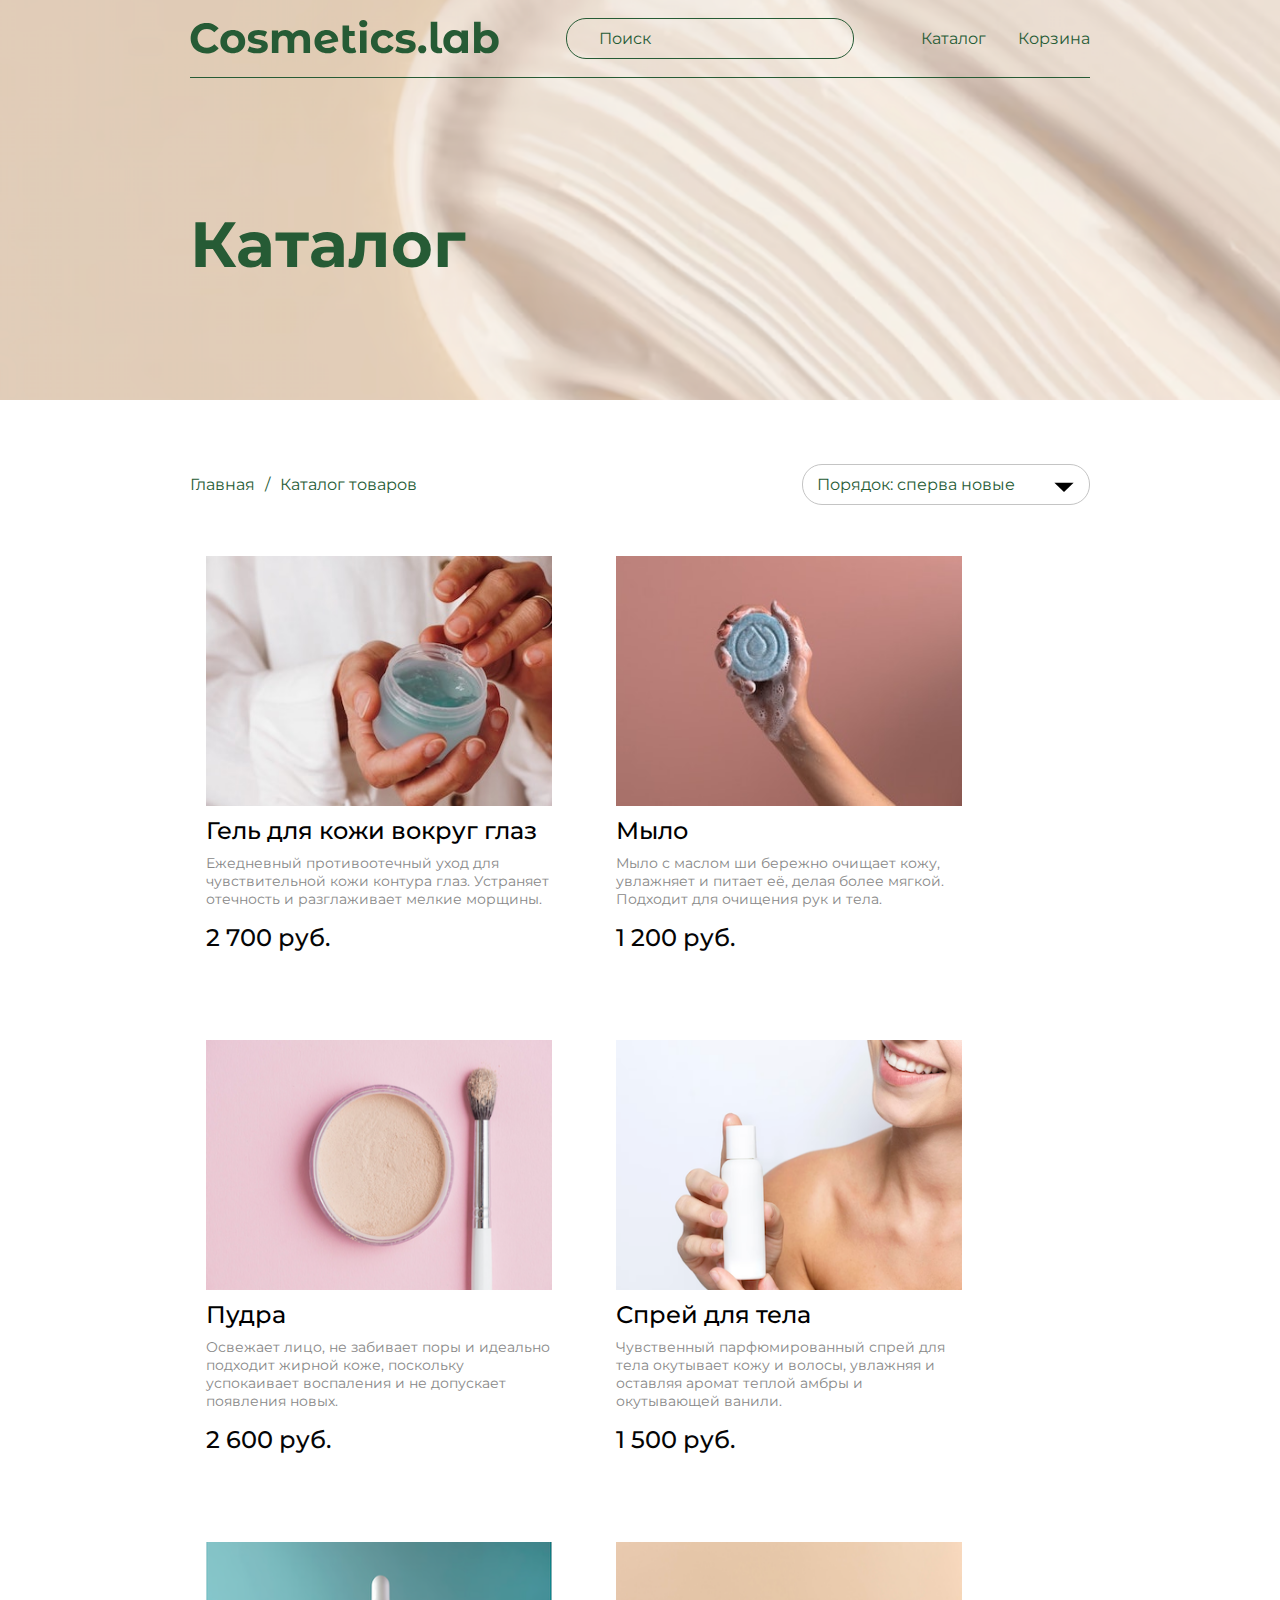
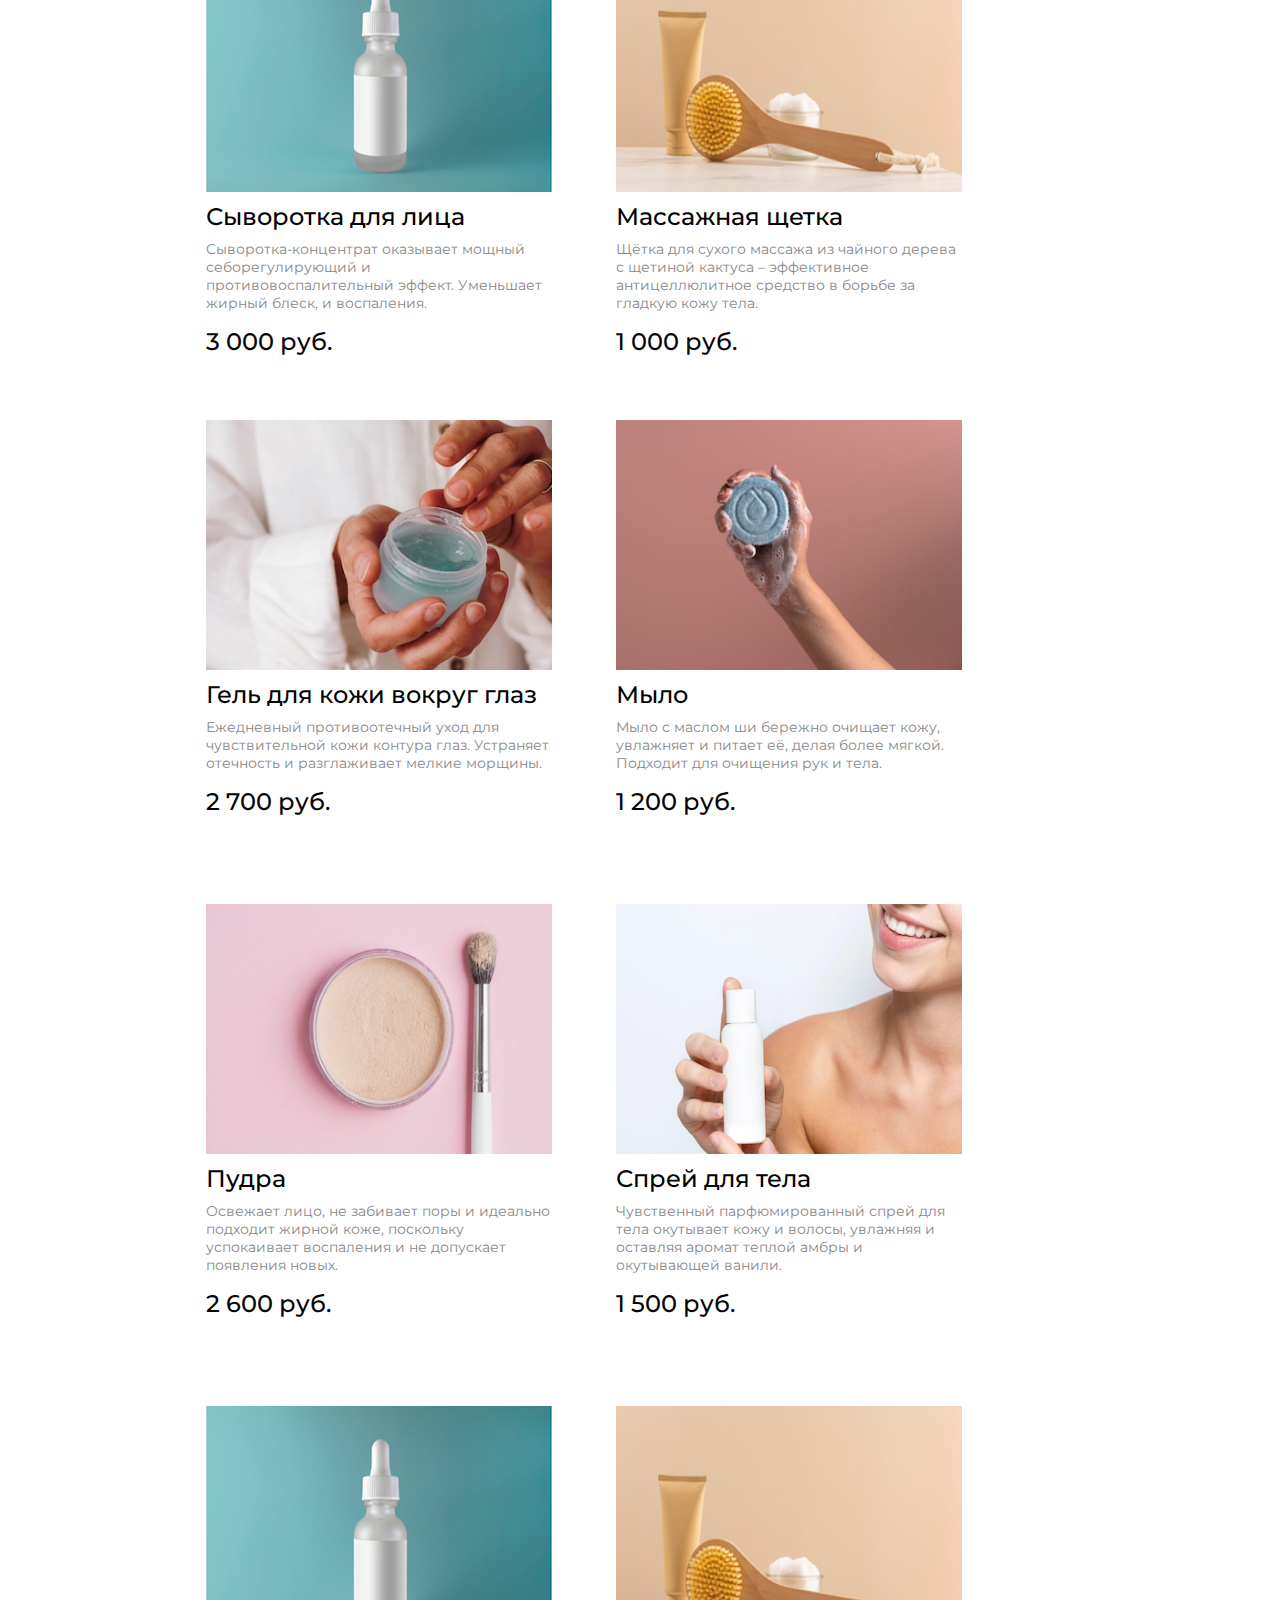
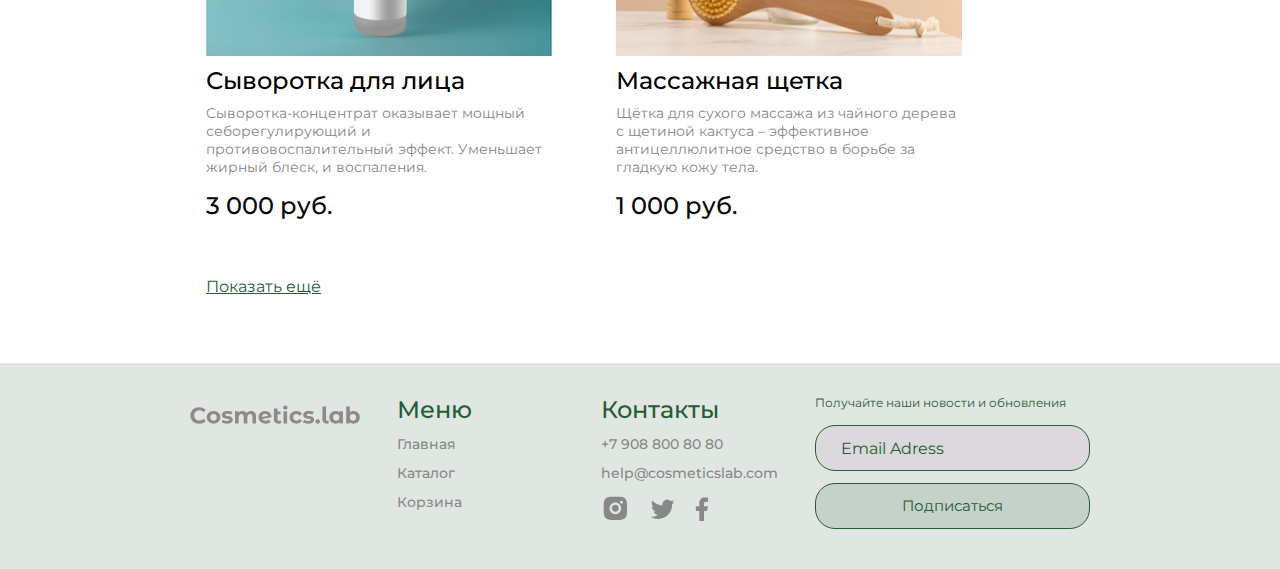
<file: catalog.html>
<!DOCTYPE html>
<html lang="ru">

<head>
    <meta charset="UTF-8">
    <meta http-equiv="X-UA-Compatible" content="IE=edge">
    <meta name="viewport" content="width=device-width, initial-scale=1.0">
    <title>Каталог</title>
    <link rel="preconnect" href="https://fonts.googleapis.com">
    <link rel="preconnect" href="https://fonts.gstatic.com" crossorigin>
    <link href="https://fonts.googleapis.com/css2?family=Montserrat:wght@400;500;600&family=Roboto&display=swap"
        rel="stylesheet">
    <link rel="stylesheet" href="style.css">
</head>

<body>
    <div class="top-catalog center">
        <header class="header">
            <a href="index.html"><img class="header__logo" src="image/logo_cosmeticslab.svg" alt="logo"></a>
            <input placeholder="Поиск" class="header__input" type="text">
            <nav class="nav">
                <a class="nav__link" href="catalog.html">Каталог</a>
                <a class="nav__link" href="cart.html">Корзина</a>
            </nav>
            <div class="nav-mob">
                <a href="#"><svg class="nav-mob__img" width="20" height="19" viewBox="0 0 20 19" fill="none"
                        xmlns="http://www.w3.org/2000/svg">
                        <g id="gg:search" clip-path="url(#clip0_1_253)">
                            <g id="Group">
                                <path id="Vector"
                                    d="M5.7515 2.99153C4.59282 4.1485 3.91891 5.70376 3.86709 7.34035C3.81528 8.97695 4.38946 10.5717 5.47264 11.7997C6.55581 13.0276 8.06645 13.7963 9.69672 13.9492C11.2973 14.0992 12.8949 13.6446 14.1757 12.6767L17.5069 16.0087L17.5069 16.0087C17.5897 16.0915 17.6881 16.1572 17.7963 16.2021C17.9046 16.2469 18.0206 16.27 18.1377 16.27C18.2549 16.27 18.3709 16.2469 18.4791 16.2021C18.5873 16.1572 18.6857 16.0915 18.7685 16.0087C18.8514 15.9258 18.9171 15.8275 18.9619 15.7192C19.0068 15.611 19.0298 15.495 19.0298 15.3779C19.0298 15.2607 19.0068 15.1447 18.9619 15.0365C18.9171 14.9282 18.8514 14.8299 18.7685 14.747L18.7685 14.747L15.4368 11.4161C16.4021 10.1351 16.8547 8.53858 16.7038 6.93955C16.5501 5.31066 15.7816 3.80151 14.5547 2.71913C13.3277 1.63674 11.7345 1.06244 10.0992 1.11304C8.46381 1.16365 6.90917 1.83536 5.7515 2.99153ZM5.7515 2.99153L5.82216 3.06229L5.7515 2.99153ZM13.5895 4.25378C14.0271 4.68428 14.3751 5.19715 14.6135 5.76281C14.8518 6.32848 14.9758 6.93574 14.9783 7.54956C14.9808 8.16339 14.8618 8.77164 14.628 9.33923C14.3943 9.90681 14.0505 10.4225 13.6164 10.8565C13.1824 11.2906 12.6667 11.6344 12.0991 11.8682C11.5315 12.1019 10.9233 12.221 10.3094 12.2185C9.6956 12.216 9.08834 12.092 8.52268 11.8536C7.95702 11.6152 7.44415 11.2672 7.01365 10.8297C6.15334 9.95522 5.67341 8.77625 5.6784 7.54956C5.6834 6.32288 6.17291 5.14786 7.04032 4.28045C7.90772 3.41304 9.08274 2.92353 10.3094 2.91854C11.5361 2.91354 12.7151 3.39347 13.5895 4.25378Z"
                                    fill="white" stroke="white" stroke-width="0.2" />
                            </g>
                        </g>
                        <defs>
                            <clipPath id="clip0_1_253">
                                <rect width="19" height="19" fill="white" transform="translate(0.800659)" />
                            </clipPath>
                        </defs>
                    </svg></a>
                <a href="catalog.html"><svg class="nav-mob__img" width="20" height="21" viewBox="0 0 20 21" fill="none"
                        xmlns="http://www.w3.org/2000/svg">
                        <g id="Group201">
                            <rect id="Rectangle46" x="0.800659" y="0.899902" width="4.57143" height="4.57143"
                                fill="#265b35" />
                            <rect id="Rectangle41" x="0.800659" y="8.21411" width="4.57143" height="4.57143"
                                fill="#265b35" />
                            <rect id="Rectangle47" x="0.800659" y="15.5283" width="4.57143" height="4.57143"
                                fill="#265b35" />
                            <rect id="Rectangle48" x="8.11414" y="8.21411" width="4.57143" height="4.57143"
                                fill="#265b35" />
                            <rect id="Rectangle45" x="8.11414" y="15.5283" width="4.57143" height="4.57143"
                                fill="#265b35" />
                            <rect id="Rectangle49" x="8.11414" y="0.899902" width="4.57143" height="4.57143"
                                fill="#265b35" />
                            <rect id="Rectangle42" x="15.4286" y="8.21411" width="4.57143" height="4.57143"
                                fill="#265b35" />
                            <rect id="Rectangle44" x="15.4286" y="15.5283" width="4.57143" height="4.57143"
                                fill="#265b35" />
                            <rect id="Rectangle43" x="15.4286" y="0.899902" width="4.57143" height="4.57143"
                                fill="#265b35" />
                        </g>
                    </svg>
                </a>
                <a href="cart.html"><svg class="nav-mob__img" width="25" height="25" viewBox="0 0 25 25" fill="none"
                        xmlns="http://www.w3.org/2000/svg">
                        <g id="jam:shopping-cart">
                            <path id="Vector2"
                                d="M14.5834 20.8334C15.1359 20.8334 15.6658 20.6139 16.0566 20.2232C16.4473 19.8325 16.6667 19.3026 16.6667 18.7501C16.6667 18.1975 16.4473 17.6676 16.0566 17.2769C15.6658 16.8862 15.1359 16.6667 14.5834 16.6667C14.0309 16.6667 13.501 16.8862 13.1103 17.2769C12.7196 17.6676 12.5001 18.1975 12.5001 18.7501C12.5001 19.3026 12.7196 19.8325 13.1103 20.2232C13.501 20.6139 14.0309 20.8334 14.5834 20.8334ZM7.29174 20.8334C7.84428 20.8334 8.37418 20.6139 8.76488 20.2232C9.15558 19.8325 9.37508 19.3026 9.37508 18.7501C9.37508 18.1975 9.15558 17.6676 8.76488 17.2769C8.37418 16.8862 7.84428 16.6667 7.29174 16.6667C6.73921 16.6667 6.20931 16.8862 5.81861 17.2769C5.4279 17.6676 5.20841 18.1975 5.20841 18.7501C5.20841 19.3026 5.4279 19.8325 5.81861 20.2232C6.20931 20.6139 6.73921 20.8334 7.29174 20.8334ZM20.873 6.16987C21.133 6.16149 21.3796 6.05229 21.5606 5.86538C21.7416 5.67846 21.8428 5.42849 21.8428 5.16831C21.8428 4.90814 21.7416 4.65816 21.5606 4.47125C21.3796 4.28433 21.133 4.17514 20.873 4.16675H19.674C18.7345 4.16675 17.922 4.81883 17.7178 5.7355L16.4126 11.6126C16.2084 12.5292 15.3959 13.1813 14.4563 13.1813H6.63133L5.12924 7.17091H14.8636C15.1212 7.15916 15.3644 7.04856 15.5425 6.86211C15.7206 6.67567 15.82 6.42773 15.82 6.16987C15.82 5.91201 15.7206 5.66408 15.5425 5.47763C15.3644 5.29119 15.1212 5.18059 14.8636 5.16883H5.12924C4.82473 5.16874 4.5242 5.23808 4.25051 5.37157C3.97682 5.50507 3.73716 5.69921 3.54976 5.93923C3.36236 6.17925 3.23215 6.45884 3.16903 6.75674C3.10591 7.05464 3.11154 7.36302 3.1855 7.65841L4.68758 13.6667C4.79586 14.1003 5.046 14.4852 5.39821 14.7602C5.75042 15.0352 6.18447 15.1845 6.63133 15.1845H14.4563C15.368 15.1846 16.2524 14.8738 16.9636 14.3033C17.6748 13.7329 18.1701 12.9369 18.3678 12.047L19.674 6.16987H20.873Z"
                                fill="white" />
                        </g>
                    </svg></a>
            </div>
        </header>
        <section class="top-content">
            <h1 class="top-content__header">Каталог</h1>
        </section>
    </div>
    <div class="breadcrumbs-nav center">
        <nav class="breadcrumbs">
            <a class="breadcrumbs__link" href="index.html"><span class="breadcrumbs__text">Главная</span></a>
            <a class="breadcrumbs__link" href="catalog.html"><span class="breadcrumbs__text">Каталог товаров</span></a>
        </nav>
        <div class="select">
            <select>
                <option value="1">Порядок: сперва новые</option>
                <option value="2">Порядок: сперва дорогие</option>
                <option value="3">Порядок: сперва дешевые</option>
            </select>
        </div>
    </div>
    <section class="product-box center">
        <div class="product-box__content">
            <div class="product">
                <img class="product__foto" src="image/eye_gel.jpg" alt="Гель для кожи вокруг глаз">
                <a class="product__name" href="product.html">Гель для кожи вокруг глаз</a>
                <p class="product__text">Ежедневный противоотечный уход для чувствительной кожи контура глаз. Устраняет
                    отечность и разглаживает мелкие морщины.
                </p>
                <span class="product__price-new">2 700 руб.</span>
            </div>
            <div class="product">
                <img class="product__foto" src="image/soap.jpg" alt="Мыло">
                <a class="product__name" href="product.html">Мыло</a>
                <p class="product__text">Мыло с маслом ши бережно очищает кожу, увлажняет и питает её, делая более
                    мягкой. Подходит для очищения рук и тела.</p>
                <span class="product__price-new">1 200 руб.</span>
            </div>
            <div class="product">
                <img class="product__foto" src="image/powder.jpg" alt="Пудра">
                <a class="product__name" href="product.html">Пудра</a>
                <p class="product__text">Освежает лицо, не забивает поры и идеально подходит жирной
                    коже, поскольку успокаивает воспаления и не допускает появления новых.
                </p>
                <span class="product__price-new">2 600 руб.</span>
            </div>
            <div class="product">
                <img class="product__foto" src="image/spray.jpg" alt="Спрей для тела">
                <a class="product__name" href="product.html">Спрей для тела</a>
                <p class="product__text">Чувственный парфюмированный спрей для тела окутывает кожу и волосы, увлажняя и
                    оставляя аромат теплой амбры и окутывающей ванили.
                </p>
                <span class="product__price-new">1 500 руб.</span>
            </div>
            <div class="product">
                <img class="product__foto" src="image/face_serum.jpg" alt="Сыворотка для лица">
                <a class="product__name" href="product.html">Сыворотка для лица</a>
                <p class="product__text">Cыворотка-концентрат оказывает мощный себорегулирующий и противовоспалительный
                    эффект. Уменьшает жирный блеск, и воспаления.
                </p>
                <span class="product__price-new">3 000 руб.</span>
            </div>
            <div class="product">
                <img class="product__foto" src="image/massage_brush.jpg" alt="Массажная щетка">
                <a class="product__name" href="product.html">Массажная щетка</a>
                <p class="product__text">Щётка для сухого массажа из чайного дерева с щетиной кактуса – эффективное
                    антицеллюлитное средство в борьбе за гладкую кожу тела.
                </p>
                <span class="product__price-new">1 000 руб.</span>
            </div>
        </div>
        <div class="product-box__content">
            <div class="product">
                <img class="product__foto" src="image/eye_gel.jpg" alt="Гель для кожи вокруг глаз">
                <a class="product__name" href="product.html">Гель для кожи вокруг глаз</a>
                <p class="product__text">Ежедневный противоотечный уход для чувствительной кожи контура глаз. Устраняет
                    отечность и разглаживает мелкие морщины.
                </p>
                <span class="product__price-new">2 700 руб.</span>
            </div>
            <div class="product">
                <img class="product__foto" src="image/soap.jpg" alt="Мыло">
                <a class="product__name" href="product.html">Мыло</a>
                <p class="product__text">Мыло с маслом ши бережно очищает кожу, увлажняет и питает её, делая более
                    мягкой. Подходит для очищения рук и тела.</p>
                <span class="product__price-new">1 200 руб.</span>
            </div>
            <div class="product">
                <img class="product__foto" src="image/powder.jpg" alt="Пудра">
                <a class="product__name" href="product.html">Пудра</a>
                <p class="product__text">Освежает лицо, не забивает поры и идеально подходит жирной
                    коже, поскольку успокаивает воспаления и не допускает появления новых.
                </p>
                <span class="product__price-new">2 600 руб.</span>
            </div>
            <div class="product">
                <img class="product__foto" src="image/spray.jpg" alt="Спрей для тела">
                <a class="product__name" href="product.html">Спрей для тела</a>
                <p class="product__text">Чувственный парфюмированный спрей для тела окутывает кожу и волосы, увлажняя и
                    оставляя аромат теплой амбры и окутывающей ванили.
                </p>
                <span class="product__price-new">1 500 руб.</span>
            </div>
            <div class="product">
                <img class="product__foto" src="image/face_serum.jpg" alt="Сыворотка для лица">
                <a class="product__name" href="product.html">Сыворотка для лица</a>
                <p class="product__text">Cыворотка-концентрат оказывает мощный себорегулирующий и противовоспалительный
                    эффект. Уменьшает жирный блеск, и воспаления.
                </p>
                <span class="product__price-new">3 000 руб.</span>
            </div>
            <div class="product">
                <img class="product__foto" src="image/massage_brush.jpg" alt="Массажная щетка">
                <a class="product__name" href="product.html">Массажная щетка</a>
                <p class="product__text">Щётка для сухого массажа из чайного дерева с щетиной кактуса – эффективное
                    антицеллюлитное средство в борьбе за гладкую кожу тела.
                </p>
                <span class="product__price-new">1 000 руб.</span>
            </div>
        </div>
    </section>
    <div class="navigation center">
        <a class="navigation__link" href="#">Показать ещё</a>
    </div>
    <footer class="footer center">
        <a href="index.html"><img class="footer__logo" src="image/logo_cosmeticslab.svg" alt="logo"></a>
        <div class="footer__content">
            <div class="footer__info">
                <nav class="footer__item">
                    <h2 class="footer__heading">Меню</h2>
                    <a class="footer__link footer__border" href="index.html">Главная</a>
                    <a class="footer__link footer__border" href="catalog.html">Каталог</a>
                    <a class="footer__link footer__border" href="cart.html">Корзина</a>
                </nav>
                <div class="footer__item">
                    <h2 class="footer__heading">Контакты</h2>
                    <a class="footer__link" href='tel:+79088008080'>+7 908 800 80 80</a>
                    <a class="footer__link" href='mailto:help@interier.com'>help@cosmeticslab.com</a>
                    <div class="footer__icons">
                        <a href="#"><svg class="footer__icon" width="29" height="29" viewBox="0 0 29 29" fill="none"
                                xmlns="http://www.w3.org/2000/svg">
                                <path
                                    d="M14.3594 2.63733C17.5292 2.63733 17.9247 2.649 19.1684 2.70733C20.4109 2.76566 21.2567 2.9605 22.001 3.24983C22.771 3.54616 23.4197 3.9475 24.0684 4.595C24.6616 5.17821 25.1207 5.88368 25.4135 6.66233C25.7017 7.4055 25.8977 8.2525 25.956 9.495C26.0109 10.7387 26.026 11.1342 26.026 14.304C26.026 17.4738 26.0144 17.8693 25.956 19.113C25.8977 20.3555 25.7017 21.2013 25.4135 21.9457C25.1215 22.7247 24.6624 23.4304 24.0684 24.013C23.485 24.606 22.7796 25.065 22.001 25.3582C21.2579 25.6463 20.4109 25.8423 19.1684 25.9007C17.9247 25.9555 17.5292 25.9707 14.3594 25.9707C11.1895 25.9707 10.794 25.959 9.55038 25.9007C8.30788 25.8423 7.46204 25.6463 6.71771 25.3582C5.93876 25.0659 5.23316 24.6068 4.65038 24.013C4.05702 23.4299 3.59796 22.7244 3.30521 21.9457C3.01588 21.2025 2.82104 20.3555 2.76271 19.113C2.70788 17.8693 2.69271 17.4738 2.69271 14.304C2.69271 11.1342 2.70438 10.7387 2.76271 9.495C2.82104 8.25133 3.01588 7.40666 3.30521 6.66233C3.59715 5.88321 4.05632 5.17754 4.65038 4.595C5.23333 4.00143 5.93888 3.54235 6.71771 3.24983C7.46204 2.9605 8.30671 2.76566 9.55038 2.70733C10.794 2.6525 11.1895 2.63733 14.3594 2.63733ZM14.3594 8.47066C12.8123 8.47066 11.3286 9.08524 10.2346 10.1792C9.14063 11.2732 8.52604 12.7569 8.52604 14.304C8.52604 15.8511 9.14063 17.3348 10.2346 18.4288C11.3286 19.5227 12.8123 20.1373 14.3594 20.1373C15.9065 20.1373 17.3902 19.5227 18.4842 18.4288C19.5781 17.3348 20.1927 15.8511 20.1927 14.304C20.1927 12.7569 19.5781 11.2732 18.4842 10.1792C17.3902 9.08524 15.9065 8.47066 14.3594 8.47066ZM21.9427 8.179C21.9427 7.79222 21.7891 7.42129 21.5156 7.1478C21.2421 6.87431 20.8712 6.72066 20.4844 6.72066C20.0976 6.72066 19.7267 6.87431 19.4532 7.1478C19.1797 7.42129 19.026 7.79222 19.026 8.179C19.026 8.56577 19.1797 8.9367 19.4532 9.21019C19.7267 9.48368 20.0976 9.63733 20.4844 9.63733C20.8712 9.63733 21.2421 9.48368 21.5156 9.21019C21.7891 8.9367 21.9427 8.56577 21.9427 8.179ZM14.3594 10.804C15.2876 10.804 16.1779 11.1727 16.8343 11.8291C17.4906 12.4855 17.8594 13.3757 17.8594 14.304C17.8594 15.2323 17.4906 16.1225 16.8343 16.7789C16.1779 17.4352 15.2876 17.804 14.3594 17.804C13.4311 17.804 12.5409 17.4352 11.8845 16.7789C11.2281 16.1225 10.8594 15.2323 10.8594 14.304C10.8594 13.3757 11.2281 12.4855 11.8845 11.8291C12.5409 11.1727 13.4311 10.804 14.3594 10.804Z"
                                    fill="#888888" />
                            </svg></a>
                        <a href="#"><svg class="footer__icon" width="25" height="20" viewBox="0 0 25 20" fill="none"
                                xmlns="http://www.w3.org/2000/svg">
                                <path
                                    d="M24.5117 2.86128C23.6211 3.25525 22.6765 3.514 21.7094 3.62894C22.7288 3.01928 23.4917 2.05979 23.8561 0.929276C22.8994 1.49861 21.8506 1.89761 20.7574 2.11344C20.0231 1.32779 19.0498 0.806733 17.9888 0.631292C16.9279 0.45585 15.8387 0.635849 14.8905 1.1433C13.9424 1.65076 13.1885 2.45724 12.746 3.43737C12.3035 4.4175 12.1973 5.51635 12.4437 6.56311C10.5037 6.46587 8.60579 5.96172 6.87324 5.08338C5.14068 4.20505 3.61222 2.97217 2.38707 1.46478C1.95341 2.20964 1.72551 3.05637 1.72673 3.91828C1.72673 5.60994 2.58773 7.10444 3.89673 7.97944C3.12208 7.95506 2.36447 7.74585 1.68707 7.36928V7.42994C1.6873 8.55659 2.07716 9.6485 2.79056 10.5205C3.50395 11.3925 4.49696 11.991 5.60123 12.2144C4.88212 12.4093 4.12809 12.438 3.39623 12.2984C3.70758 13.2682 4.31441 14.1163 5.13176 14.7241C5.94911 15.3318 6.93605 15.6687 7.9544 15.6876C6.94229 16.4825 5.78344 17.0701 4.54409 17.4168C3.30475 17.7635 2.00922 17.8626 0.731567 17.7083C2.96188 19.1426 5.55818 19.9041 8.2099 19.9016C17.1851 19.9016 22.0932 12.4664 22.0932 6.01828C22.0932 5.80828 22.0874 5.59594 22.0781 5.38828C23.0334 4.69781 23.8579 3.84247 24.5129 2.86244L24.5117 2.86128Z"
                                    fill="#888888" />
                            </svg></a>
                        <a href="#"><svg class="footer__icon" width="14" height="24" viewBox="0 0 14 24" fill="none"
                                xmlns="http://www.w3.org/2000/svg">
                                <path
                                    d="M8.9893 13.9838H11.906L13.0726 9.31714H8.9893V6.98381C8.9893 5.78214 8.9893 4.65047 11.3226 4.65047H13.0726V0.730472C12.6923 0.680305 11.2561 0.567139 9.73947 0.567139C6.57197 0.567139 4.32263 2.50031 4.32263 6.05047V9.31714H0.822632V13.9838H4.32263V23.9005H8.9893V13.9838Z"
                                    fill="#888888" />
                            </svg>
                        </a>
                    </div>
                </div>
            </div>
        </div>
        <form class="footer__form" action="#">
            <p class="footer__text">Получайте наши новости и обновления</p>
            <input class="footer__email" type="email" placeholder="Email Adress">
            <button class="footer__button" type="submit">Подписаться</button>
        </form>
    </footer>
</body>

</html>
</file>
<file: style.css>
@charset "UTF-8";
@keyframes wobble-hor-bottom {
  0%, 100% {
    transform: translateX(0%);
    transform-origin: 50% 50%;
  }
  15% {
    transform: translateX(-30px) rotate(-6deg);
  }
  30% {
    transform: translateX(15px) rotate(6deg);
  }
  45% {
    transform: translateX(-15px) rotate(-3.6deg);
  }
  60% {
    transform: translateX(9px) rotate(2.4deg);
  }
  75% {
    transform: translateX(-6px) rotate(-1.2deg);
  }
}
* {
  margin: 0;
  padding: 0;
}

body {
  font-family: "Montserrat", sans-serif;
}

a {
  text-decoration: none;
}

.center {
  padding-left: calc(50% - 600px);
  padding-right: calc(50% - 600px);
}

.header {
  height: 77px;
  display: flex;
  flex-wrap: wrap;
  justify-content: space-between;
  align-items: center;
  border-bottom: 0.5px solid #265b35;
}
.header__input {
  width: 288px;
  height: 41px;
  font-family: "Montserrat", sans-serif;
  border: 1px solid #265b35;
  box-sizing: border-box;
  border-radius: 20px;
  background-color: transparent;
  outline: none;
  color: #265b35;
  font-size: 16px;
  padding-left: 32px;
  padding-right: 32px;
}
.header__input::-moz-placeholder {
  color: #265b35;
}
.header__input::placeholder {
  color: #265b35;
}

.top {
  height: 735px;
  background-image: url(image/top_index.jpg);
  background-repeat: no-repeat;
  background-position: center;
  background-size: cover;
}
.top__header {
  font-weight: 600;
  font-size: 64px;
  line-height: 70px;
  margin-top: 128px;
  margin-bottom: 48px;
  color: #265b35;
}
.top-content__header {
  color: #265b35;
  font-size: 64px;
  font-style: normal;
  margin-top: 127px;
}
.top__text {
  font-size: 24px;
  line-height: 32px;
  margin-bottom: 32px;
  color: #265b35;
}
.top__link {
  font-size: 16px;
  line-height: 24px;
  color: #265b35;
  text-decoration-line: underline;
}
.top__link:hover {
  text-decoration: none;
}
.top-catalog {
  height: 400px;
  background-image: url(image/top_catalog.jpg);
  background-repeat: no-repeat;
  background-position: center;
  background-size: cover;
}
.top-cart {
  height: 400px;
  background-image: url(image/top_cart.jpg);
  background-size: cover;
  background-position: center;
  background-repeat: no-repeat;
}

.nav {
  display: flex;
  gap: 32px;
}
.nav__link {
  color: #265b35;
  font-size: 16px;
  font-size: 16px;
  line-height: 20px;
}
.nav__link:hover {
  text-decoration: underline;
}
.nav-mob {
  display: none;
}

.breadcrumbs {
  color: #265b35;
  font-size: 16px;
  font-style: normal;
  font-weight: 400;
  line-height: 32px;
  display: inline-flex;
  align-items: flex-start;
  height: 32px;
}
.breadcrumbs-nav {
  margin-top: 64px;
  margin-bottom: 35px;
  display: flex;
  flex-wrap: wrap;
  justify-content: space-between;
  align-items: center;
}
.breadcrumbs__link {
  font-style: normal;
  font-weight: 400;
  line-height: 32px;
  color: #265b35;
  font-size: 16px;
}
.breadcrumbs__link:not(:last-child)::after {
  content: "/";
  font-size: 16px;
  font-style: normal;
  font-weight: 400;
  line-height: 32px;
  padding-left: 10px;
  padding-right: 10px;
}
.breadcrumbs__text:hover {
  text-decoration: underline;
}

.select {
  position: relative;
  width: 288px;
}
.select select {
  display: block;
  width: 100%;
  height: 41px;
  padding-left: 14px;
  padding-right: 22px;
  background: none;
  /* убираем фон */
  border-radius: 20px;
  border: 1px solid #C4C4C4;
  -webkit-appearance: none;
  /* Chrome */
  -moz-appearance: none;
  /* Firefox */
  appearance: none;
  /* убираем дефолнтные стрелочки */
  color: #265b35;
  font-family: Montserrat, sans-serif;
  font-size: 16px;
  font-style: normal;
  font-weight: 400;
  line-height: normal;
}
.select:after {
  content: "";
  display: block;
  pointer-events: none;
  position: absolute;
  top: 50%;
  right: 1rem;
  z-index: 1;
  margin-top: -3px;
  background-image: url(image/arrow_sort.svg);
  background-repeat: no-repeat;
  background-size: contain;
  width: 20px;
  height: 11px;
}

.category {
  display: grid;
  gap: 32px;
  grid-template-columns: repeat(12, 1fr);
}
.category-box {
  padding-top: 64px;
}
.category-box__heading {
  color: #265b35;
  font-size: 48px;
  font-style: normal;
  font-weight: 600;
  line-height: normal;
  margin-bottom: 32px;
}
.category__item {
  height: 415px;
  grid-column: span 4;
  color: #fff;
  font-size: 48px;
  text-shadow: 2px 2px 5px #265b35;
  font-style: normal;
  font-weight: 600;
  line-height: normal;
  display: flex;
  justify-content: center;
  transition: all 0.3s;
}
.category__item:hover {
  transform: scale(1.05);
  box-shadow: 0 0 5px #CCC;
}
.category__item_big {
  grid-column: span 6;
}
.category__item_1 {
  background-image: url(image/for-face.jpg);
  background-repeat: no-repeat;
  background-size: cover;
  align-items: center;
}
.category__item_2 {
  background-image: url(image/for-body.jpg);
  background-repeat: no-repeat;
  background-size: cover;
  align-items: center;
}
.category__item_3 {
  background-image: url(image/for-hair.jpg);
  background-repeat: no-repeat;
  background-size: cover;
  align-items: center;
}
.category__item_4 {
  background-image: url(image/for-hand.jpg);
  background-repeat: no-repeat;
  background-size: cover;
  align-items: center;
}
.category__item_5 {
  background-image: url(image/for-man.jpg);
  background-repeat: no-repeat;
  background-size: cover;
  align-items: center;
}

.cart {
  display: grid;
  grid-template-columns: repeat(12, 1fr);
  gap: 33px;
  margin-top: 64px;
}
.cart__name {
  color: #265b35;
}
.cart__img {
  align-self: flex-start;
}
.cart__content {
  grid-column: span 8;
}
.cart__name-box {
  display: flex;
  justify-content: space-between;
  padding-bottom: 14px;
  padding-right: 27px;
}
.cart__item {
  border-top: 0.5px solid #265b35;
  padding-top: 25px;
  padding-bottom: 32px;
  display: flex;
  justify-content: space-between;
  align-items: flex-start;
}
.cart__product {
  display: flex;
  gap: 32px;
}
.cart__info {
  width: 276px;
  display: flex;
  flex-direction: column;
  gap: 14px;
}
.cart__product-name {
  color: #000;
  font-size: 24px;
  font-style: normal;
  font-weight: 500;
  line-height: normal;
}
.cart__about-product {
  color: #888;
  font-size: 14px;
  font-style: normal;
  font-weight: 400;
  line-height: normal;
}
.cart__price {
  color: #050505;
  font-size: 16px;
  font-style: normal;
  font-weight: 500;
  line-height: normal;
}
.cart__link-box {
  display: flex;
  gap: 30px;
}
.cart__link {
  color: #000;
  font-size: 14px;
  font-style: normal;
  font-weight: 400;
  line-height: 210%;
  text-decoration-line: underline;
}
.cart__link:hover {
  text-decoration: none;
}
.cart__quantity {
  width: 71px;
  height: 51px;
  outline: none;
  border: none;
  border-radius: 6px;
  background: rgba(201, 163, 199, 0.2);
  color: #265b35;
  text-align: center;
  font-family: "Poppins", sans-serif;
  font-size: 14px;
  font-style: normal;
  font-weight: 600;
  line-height: 210%;
  padding-right: 24px;
  box-sizing: border-box;
  padding-left: 12px;
}
.cart__buttons-box {
  display: flex;
  gap: 7px;
  margin-top: 25px;
}
.cart__buttons {
  width: 200px;
  height: 37px;
  display: block;
  border-radius: 50px;
  border: 1px solid #265b35;
  color: #265b35;
  font-family: "Montserrat", sans-serif;
  text-align: center;
  font-size: 14px;
  font-style: normal;
  font-weight: 400;
  line-height: normal;
  display: inline-flex;
  justify-content: center;
  align-items: center;
  transition: all 0.3s;
}
.cart__buttons_form {
  background: rgba(201, 163, 199, 0.2);
  color: #265b35;
  align-self: center;
  width: 290px;
  font-size: 16px;
  animation: wobble-hor-bottom 0.8s 3s 2 both;
}
.cart__buttons:hover {
  background: #265b35;
  color: #fff;
}
.cart__form {
  border-radius: 20px;
  background: rgba(201, 163, 199, 0.2);
  height: 556px;
  grid-column: span 4;
  box-sizing: border-box;
}

.form {
  padding-top: 42px;
  padding-left: 27px;
  padding-right: 32px;
}
.form__box {
  padding-top: 35px;
  display: flex;
  flex-direction: column;
  gap: 41px;
}
.form__heading {
  color: #265b35;
  text-align: center;
  font-size: 24px;
  font-style: normal;
  font-weight: 600;
  line-height: normal;
}
.form__item {
  outline: none;
  padding-bottom: 3px;
  background: transparent;
  color: #265b35;
  font-size: 14px;
  font-style: normal;
  font-weight: 400;
  line-height: normal;
  border: none;
  border-bottom: 1px solid #CACDD8;
  font-family: "Montserrat", sans-serif;
}
.form__item::-moz-placeholder {
  color: #265b35;
}
.form__item::placeholder {
  color: #265b35;
}
.form__order {
  display: flex;
  flex-direction: column;
  gap: 18px;
  padding-top: 26px;
}
.form__result {
  color: #265b35;
  text-align: center;
  font-size: 24px;
  font-style: normal;
  font-weight: 400;
  line-height: normal;
}

.product {
  width: 378px;
  display: flex;
  flex-direction: column;
  padding: 16px;
  box-sizing: border-box;
  transition: all 0.3s;
}
.product:hover {
  transform: scale(1.05);
  box-shadow: 0 0 5px #CCC;
}
.product-box__heading {
  font-style: normal;
  font-weight: 600;
  font-size: 48px;
  line-height: 59px;
  color: #265b35;
  max-width: 729px;
  margin-top: 69px;
  margin-left: 16px;
}
.product-box__content {
  margin-top: 32px;
  display: flex;
  -moz-column-gap: 32px;
       column-gap: 32px;
  row-gap: 56px;
  flex-wrap: wrap;
}
.product__foto {
  width: 100%;
  height: 250px;
  flex-shrink: 0;
}
.product__name {
  margin-top: 10px;
  margin-bottom: 9px;
  font-style: normal;
  font-weight: 500;
  font-size: 24px;
  line-height: 29px;
  color: #000000;
}
.product__text {
  font-style: normal;
  font-weight: normal;
  font-size: 14px;
  line-height: normal;
  color: #888888;
  margin-bottom: 15px;
}
.product__price-wrap {
  display: flex;
  gap: 32px;
}
.product__price-new {
  font-weight: 500;
  font-size: 24px;
  line-height: normal;
  color: #050505;
}
.product__price-old {
  font-weight: 500;
  font-size: 24px;
  line-height: normal;
  text-decoration-line: line-through;
  color: #888;
}

.navigation {
  height: 24px;
  margin-top: 39px;
  margin-bottom: 64px;
}
.navigation__link {
  font-size: 16px;
  line-height: 24px;
  color: #265b35;
  text-decoration-line: underline;
  font-style: normal;
  font-weight: 400;
  padding-bottom: 34px;
  margin-left: 16px;
}
.navigation__link:hover {
  text-decoration: none;
}

.footer {
  justify-content: space-between;
  background-color: rgba(38, 91, 53, 0.1450980392);
  padding-top: 32px;
  padding-bottom: 40px;
  display: flex;
  flex-wrap: wrap;
}
.footer__logo {
  filter: invert(60%);
  padding-right: 32px;
  padding-top: 10px;
}
.footer__content {
  display: flex;
  flex-wrap: wrap;
  justify-content: space-between;
}
.footer__info {
  display: flex;
  gap: 129px;
}
.footer__item {
  display: flex;
  flex-direction: column;
  gap: 12px;
}
.footer__heading {
  font-weight: 500;
  font-size: 24px;
  line-height: 29px;
  color: #265b35;
}
.footer__link {
  font-weight: 500;
  font-size: 14px;
  line-height: 17px;
  color: #888;
  text-decoration: none;
}
.footer__link:hover {
  color: #265b35;
  text-decoration: underline;
}
.footer__icons {
  display: flex;
  align-items: center;
  gap: 20px;
}
.footer__icon path {
  transition: fill 0.3s;
}
.footer__icon path:hover {
  fill: #265b35;
}
.footer__form {
  display: flex;
  flex-direction: column;
}
.footer__text {
  font-size: 12px;
  line-height: normal;
  font-weight: 400;
  font-style: normal;
  color: #265b35;
}
.footer__email {
  background: rgba(201, 163, 199, 0.2);
  border: 1px solid #265b35;
  box-sizing: border-box;
  border-radius: 20px;
  font-style: normal;
  font-weight: normal;
  font-size: 16px;
  line-height: 18px;
  color: #265b35;
  padding: 12px 25px;
  width: 275px;
  height: 46px;
  margin-top: 15px;
  margin-bottom: 12px;
  font-family: "Montserrat", sans-serif;
}
.footer__email::-moz-placeholder {
  color: #265b35;
}
.footer__email::placeholder {
  color: #265b35;
}
.footer__button {
  background: rgba(38, 91, 53, 0.1450980392);
  border: 1px solid #265b35;
  color: #265b35;
  box-sizing: border-box;
  border-radius: 20px;
  width: 275px;
  height: 46px;
  font-size: 15px;
  line-height: 18px;
  flex-shrink: 0;
  font-family: "Montserrat", sans-serif;
  transition: all 0.3s;
}
.footer__button:hover {
  background: #265b35;
  color: #fff;
}

@media (min-width: 1025px) and (max-width: 1300px) {
  .center {
    padding-left: calc(50% - 450px);
    padding-right: calc(50% - 450px);
  }
  .cart__buttons_form {
    width: 250px;
  }
  .form__result {
    font-size: 22px;
  }
  .footer__logo {
    padding-right: 0;
    width: 170px;
  }
  .footer__form {
    padding-left: 0;
  }
}
@media (max-width: 1024px) {
  .center {
    padding-left: calc(50% - 393px);
    padding-right: calc(50% - 393px);
  }
  .top {
    background-image: url(image/tab_top_index.jpg);
  }
  .top-catalog {
    background-image: url(image/tab_top_catalog.jpg);
  }
  .top-cart {
    background-image: url(image/tab_top_cart.jpg);
  }
  .header__logo {
    width: 200px;
  }
  .category {
    gap: 30px;
  }
  .category__item {
    height: 268px;
    font-size: 42px;
  }
  .category__item_1 {
    background-image: url(image/tab_for-face.jpg);
  }
  .category__item_2 {
    background-image: url(image/tab_for-body.jpg);
  }
  .category__item_3 {
    background-image: url(image/tab_for-hair.jpg);
  }
  .category__item_4 {
    background-image: url(image/tab_for-hand.jpg);
  }
  .category__item_5 {
    background-image: url(image/tab_for-man.jpg);
  }
  .product-box__heading {
    margin-top: 64px;
  }
  .product-box__content {
    -moz-column-gap: 29px;
         column-gap: 29px;
    row-gap: 39px;
  }
  .navigation {
    margin-top: 39px;
    margin-left: 16px;
  }
  .navigation__link {
    margin-left: 0;
  }
  .footer {
    padding-top: 26px;
    justify-content: start;
  }
  .footer__logo {
    display: none;
  }
  .footer__item {
    margin-left: 16px;
  }
  .footer__info {
    gap: 130px;
  }
  .footer__email {
    width: 268px;
  }
  .footer__button {
    width: 268px;
  }
  .footer__form {
    padding-left: 0;
    margin-left: 100px;
  }
  .cart {
    grid-template-columns: repeat(8, 1fr);
    row-gap: 60px;
  }
  .cart__buttons-box {
    margin-top: 0;
    margin-bottom: 0;
  }
  .cart__item {
    padding-top: 32px;
  }
}
@media (min-width: 768px) and (max-width: 833px) {
  .center {
    padding-left: 24px;
    padding-right: 24px;
  }
  .product {
    width: 345px;
  }
  .product-box__heading {
    width: 768px;
    margin-left: 16px;
  }
  .footer__info {
    gap: 80px;
  }
  .footer__form {
    margin-left: 80px;
  }
  .cart__form {
    margin-left: 16px;
  }
}
@media (max-width: 767px) {
  .center {
    padding-left: 16px;
    padding-right: 16px;
  }
  .header {
    padding-top: 32px;
    height: 57px;
    border: 0;
  }
  .header__input {
    display: none;
  }
  .header__logo {
    width: 170px;
  }
  .nav {
    display: none;
  }
  .nav-mob {
    display: flex;
    align-items: center;
    gap: 32px;
  }
  .nav-mob__img path {
    fill: #265b35;
  }
  .top {
    height: 635px;
  }
  .top__content {
    display: flex;
    flex-direction: column;
    align-items: center;
  }
  .top__header {
    font-size: 48px;
    font-style: normal;
    font-weight: 600;
    line-height: normal;
    text-align: center;
    margin-top: 29px;
  }
  .top__text {
    text-align: center;
    font-size: 16px;
  }
  .top__link {
    font-size: 14px;
  }
  .top-content__header {
    text-align: center;
    font-size: 48px;
    margin-top: 82px;
  }
  .heading {
    font-size: 24px;
  }
  .heading-big {
    text-align: center;
    font-size: 48px;
    margin-top: 82px;
  }
  .category {
    grid-template-columns: repeat(4, 1fr);
    gap: 15px;
  }
  .category__item {
    grid-column: 1/-1;
    height: 375px;
    background-size: cover;
    background-repeat: no-repeat;
  }
  .category__item_big {
    height: 244px;
    background-size: cover;
    background-repeat: no-repeat;
  }
  .category-box {
    padding-top: 32px;
  }
  .category-box__heading {
    font-size: 24px;
    line-height: normal;
    width: 350px;
    margin: 0 0 32px;
  }
  .product__foto {
    height: 226px;
  }
  .product__name {
    font-size: 18px;
    margin-top: 8px;
    margin-bottom: 4px;
  }
  .product__price-new {
    font-size: 18px;
  }
  .product__price-old {
    font-size: 18px;
  }
  .product-box__heading {
    font-size: 24px;
    line-height: normal;
    max-width: 350px;
    margin: 36px 16px 32px;
    padding-left: calc(50% - 189px);
    padding-right: calc(50% - 189px);
  }
  .product-box__content {
    row-gap: 32px;
    justify-content: center;
  }
  .footer {
    justify-content: center;
  }
  .footer__info {
    width: 100%;
    padding-left: calc(50% - 189px);
    padding-right: calc(50% - 189px);
    gap: 70px;
  }
  .footer__content {
    width: 100%;
  }
  .footer__form {
    margin-left: 0;
    padding-top: 32px;
    gap: 0;
    justify-items: center;
  }
  .footer__text {
    margin-bottom: 0;
    font-size: 12px;
  }
  .footer__email {
    margin-top: 16px;
    margin-bottom: 12px;
  }
  .breadcrumbs-nav {
    margin-top: 32px;
    margin-bottom: 32px;
    row-gap: 16px;
  }
  .cart {
    margin-top: 92px;
    margin-bottom: 6px;
    row-gap: 48px;
  }
  .cart__content {
    padding-right: 0;
    padding-left: 0;
  }
  .cart__item {
    padding-top: 15px;
    padding-bottom: 22px;
  }
  .cart__form {
    grid-column: span 8;
  }
  .cart__info {
    gap: 0;
  }
  .cart__name-box, .cart__img {
    display: none;
  }
  .cart__product-name {
    font-size: 18px;
    margin-bottom: 8px;
  }
  .cart__about-product {
    font-size: 12px;
    margin-bottom: 15px;
    width: 253px;
  }
  .cart__price {
    font-size: 12px;
    margin-bottom: 36px;
  }
  .cart__buttons {
    width: 163px;
    height: 37px;
    font-size: 12px;
  }
  .cart__buttons_form {
    width: 290px;
    height: 41px;
  }
  .navigation {
    margin-top: 36px;
    margin-bottom: 32px;
    margin-left: auto;
    margin-right: auto;
  }
  .navigation__link {
    width: 350px;
    margin: 36px 16px 32px;
    padding-left: calc(50% - 189px);
    padding-right: calc(50% - 189px);
  }
}
@media (max-width: 533px) {
  .top {
    background-image: url(image/mob_top_index.jpg);
  }
  .top-catalog {
    background-image: url(image/mob_top_catalog.jpg);
  }
  .top-cart {
    background-image: url(image/mob_top_cart.jpg);
  }
  .category__item_1 {
    background-image: url(image/mob_for-face.jpg);
  }
  .category__item_2 {
    background-image: url(image/mob_for-body.jpg);
  }
  .category__item_3 {
    background-image: url(image/mob_for-hair.jpg);
  }
  .category__item_4 {
    background-image: url(image/mob_for-hand.jpg);
  }
  .category__item_5 {
    background-image: url(image/mob_for-man.jpg);
  }
}/*# sourceMappingURL=style.css.map */
</file>
